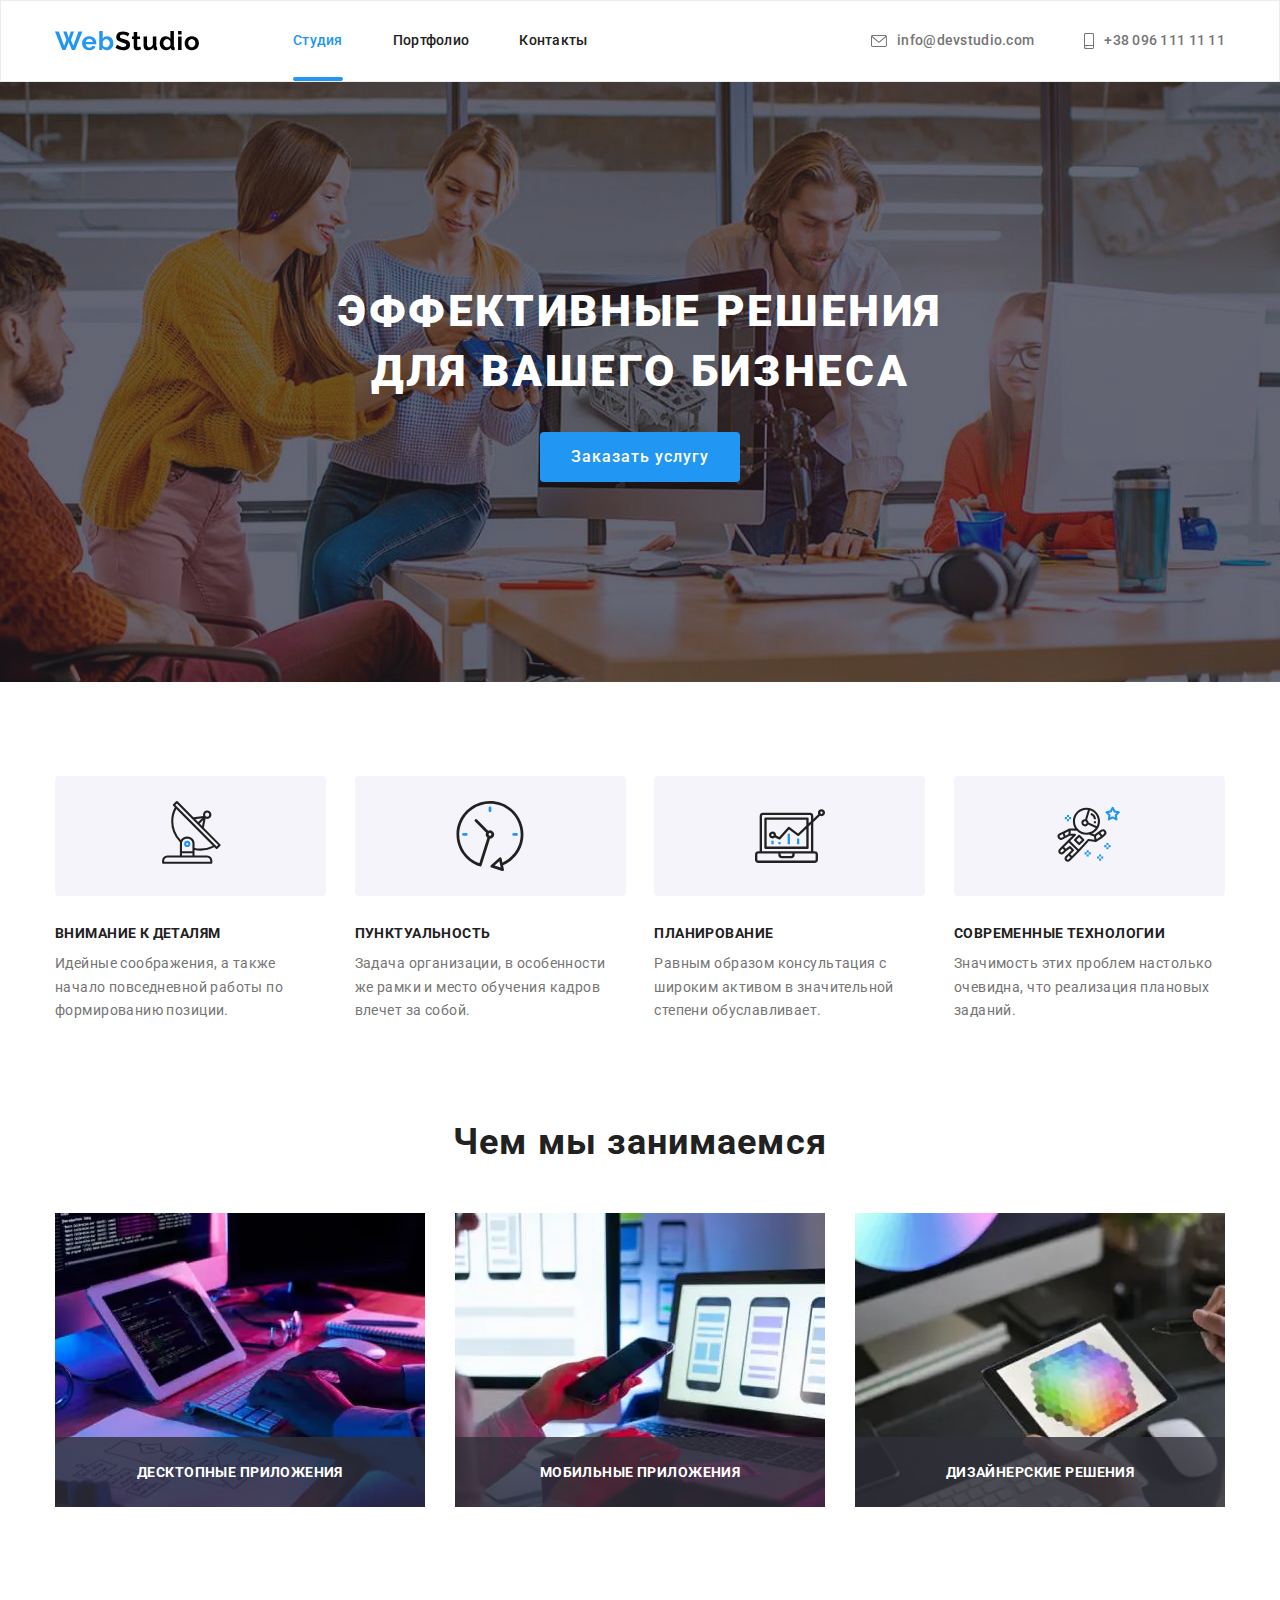
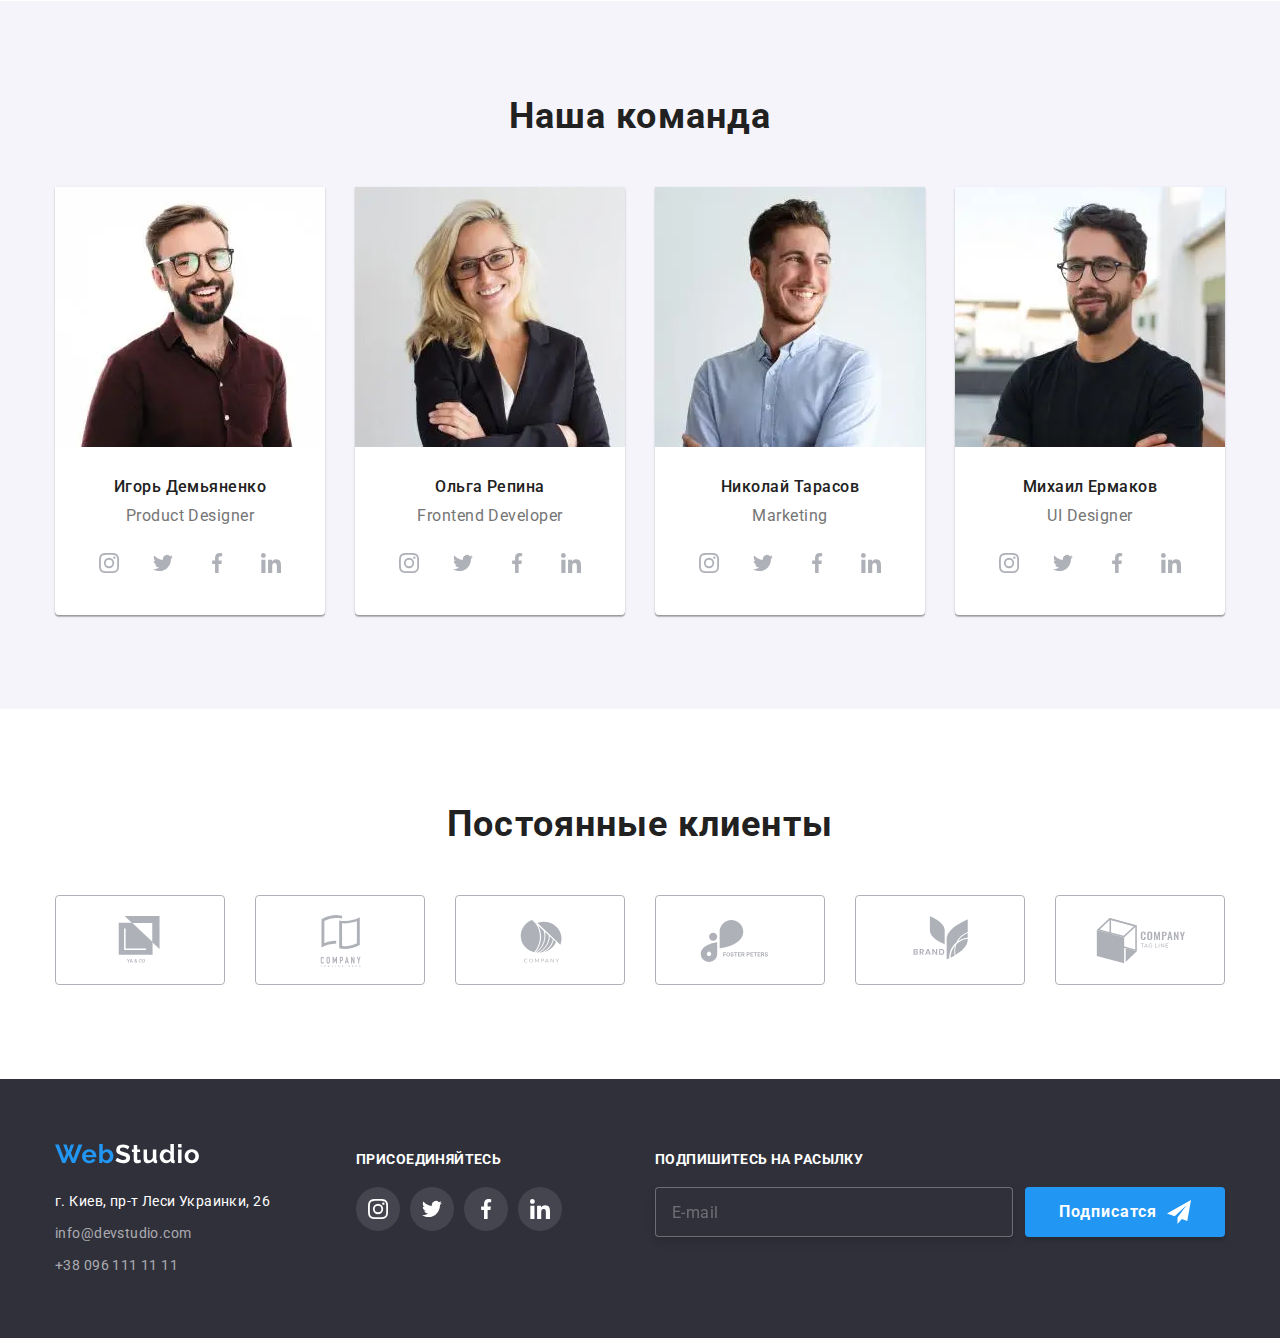
<file: index.html>
<!DOCTYPE html>
<html lang="ru">
<head>
    <meta charset="UTF-8">
    <meta name="viewport" content="width=device-width, initial-scale=1.0">
    <link rel="stylesheet" href="./css/modern-normalize.css">
    <link rel="stylesheet" href="./css/main.min.css">
    <link rel="preconnect" href="https://fonts.gstatic.com">
    <link rel="stylesheet" href="https://fonts.googleapis.com/css2?family=Roboto:ital,wght@0,100;0,300;0,400;0,500;0,700;0,900;1,100;1,300;1,400;1,500;1,700;1,900&display=swap">
    <title>Студия</title>
</head>
<body>
    <!--Шапка сайта-->
    <header class="header-site">
        <div class="container">
            <nav class="header-nav">
                <!--Логотип ссылка-->
                <a href="./index.html"><img src="./images/logo1.svg" alt="WebStudio"></a>
                <!--Ссылки по сайту-->
                <button type="button" class="menu-button" aria-expanded="false" aria-controls="menu-container" data-menu-button>
                    <svg width="40px" height="40px" aria-label="Переключатель мобильного меню">
                        <use class="icon-menu" href="./images/icon.svg#icon-menu"></use>
                        <use class="icon-close-menu" href="./images/icon.svg#icon-close-menu"></use>
                    </svg>
                </button>
                <div class="menu-container" id="menu-container" data-menu>
                    <div class="header-navigation">
                        <!--Ссылки по сайту-->
                        <ul class="header-links-pages"> 
                            <li><a class="site-page-current" href="./index.html">
                                    <p>студия</p>
                                </a></li>
                            <li><a href="./portfolio.html">
                                    <p>портфолио</p>
                                </a></li>
                            <li><a href="#">
                                    <p>контакты</p>
                                </a></li>
                        </ul>
                    </div>
                    <!--Ссылки позвонить и отправить почту-->
                    <ul class="header-links-contacts">
                        <li>
                            <a class="envelope" href="mailto:info@devstudio.com">
                                <svg>
                                    <use href="./images/icon.svg#icon-envelope"></use>
                                </svg>
                                info@devstudio.com
                            </a>
                        </li>
                        <li>
                            <a class="smartphone" href="tel:+380961111111">
                                <svg>
                                    <use href="./images/icon.svg#icon-smartphone"></use>
                                </svg>
                                +38 096 111 11 11
                            </a>
                        </li>
                    </ul>
                </div>                
            </nav>           
        </div>
    </header>
    <!--Тело основной страници-->
    <main>
            <!--Заглавная секция-->
        <section class="hero">
           <div class="container">
                <h1>эффективные решения для вашего бизнеса</h1>
                <button data-modal-open><span>заказать </span><span> услугу</span></button>
           </div>
        </section>
        <!--Секция особенности-->
        <section class="features">
            <div class="container">
                <!--<h2></h2>-->
                <ul>
                    <li class="icon-first">
                        <div>
                            <svg>
                                <use href="./images/icon.svg#icon-antenna"></use>
                            </svg>
                        </div>
                        <h3>внимание к деталям</h3>
                        <p>идейные соображения, а также начало повседневной работы по формированию позиции.</p>
                    </li>
                    <li class="icon-second">
                        <div>
                            <svg>
                                <use href="./images/icon.svg#icon-clock"></use>
                            </svg>
                        </div>
                        <h3>пунктуальность</h3>
                        <p>задача организации, в особенности же рамки и место обучения кадров влечет за собой.</p>
                    </li>
                    <li class="icon-third">
                        <div>
                            <svg>
                                <use href="./images/icon.svg#icon-diagram"></use>
                            </svg>
                        </div>
                        <h3>планирование</h3>
                        <p>равным образом консультация с широким активом в значительной степени обуславливает.</p>
                    </li>
                    <li class="icon-fourth">
                        <div>
                            <svg>
                                <use href="./images/icon.svg#icon-astronaut"></use>
                            </svg>
                        </div>
                        <h3>современные технологии</h3>
                        <p>значимость этих проблем настолько очевидна, что реализация плановых заданий.</p>
                    </li>
                </ul>
            </div>
        </section>
        <!--Секция чем занимается компания-->
        <section class="work-profile">
            <div class="container">
                <h2>чем мы занимаемся</h2>
                <ul class="work-profile-items">
                    <li>
                        <picture>                            
                            <source srcset="./images/img_work_1.webp 1x, ./images/img_work_1@x2.webp 2x" type="image/webp"/>
                            <img srcset="./images/img_work_1.jpg 1x, ./images/img_work_1@x2.jpg 2x" src="./images/img_work_1.jpg" alt="Разработака">
                        </picture>                        
                        <p class="work-profile-text">десктопные приложения</p>
                    </li>
                    <li>
                        <picture>
                            <source srcset="./images/img_work_2.webp 1x, ./images/img_work_2@x2.webp 2x" type="image/webp" />
                            <img srcset="./images/img_work_2.jpg 1x, ./images/img_work_2@x2.jpg 2x" src="./images/img_work_1.jpg"
                                alt="Дизайн">
                        </picture>
                        <p class="work-profile-text">мобильные приложения</p>
                    </li>
                    <li>
                        <picture>
                            <source srcset="./images/img_work_3.webp 1x, ./images/img_work_3@x2.webp 2x" type="image/webp" />
                            <img srcset="./images/img_work_3.jpg 1x, ./images/img_work_3@x2.jpg 2x" src="./images/img_work_1.jpg" alt="Стиль">
                        </picture>
                        <p class="work-profile-text">дизайнерские решения</p>
                    </li>
                </ul>
            </div>
        </section>
        <!--Секция наша команда-->
        <section class="our-team">
            <div class="container">
                <h2>наша команда</h2>
                <ul class="cards">
                    <li>
                        <picture>
                            <source srcset="./images/img_worker_1_m.webp 1x, ./images/img_worker_1_m@x2.webp 2x" media="(max-width:767px)" type="image/webp"/>
                            <source srcset="./images/img_worker_1_m.jpg 1x, ./images/img_worker_1_m@x2.jpg 2x" media="(max-width:767px)"/>
                            <source srcset="./images/img_worker_1_t.webp 1x, ./images/img_worker_1_t@x2.webp 2x" media="(max-width:1199px)" type="image/webp"/>
                            <source srcset="./images/img_worker_1_t.jpg 1x, ./images/img_worker_1_t@x2.jpg 2x" media="(max-width:1199px)"/>
                            <source srcset="./images/img_worker_1_d.webp 1x, ./images/img_worker_1_d@x2.webp 2x" media="(min-width:1200px)" type="image/webp"/>
                            <source srcset="./images/img_worker_1_d.jpg 1x, ./images/img_worker_1_d@x2.jpg 2x" media="(min-width:1200px)"/>
                             <img  src="./images/img_worker_1_m.jpg" 
                        alt="Фото сотрудника">
                        </picture>
                        <h3>игорь демьяненко</h3>
                        <h4 lang="en">product designer</h4>
                        <ul class="our-team-contacts">
                            <li>
                                <a href="#">
                                    <svg>
                                        <use href="./images/icon.svg#icon-instagram"></use>
                                    </svg>
                                </a>
                            </li>
                            <li>
                                <a href="#">
                                    <svg>
                                        <use href="./images/icon.svg#icon-twitter"></use>
                                    </svg>
                                </a>
                            </li>
                            <li>
                                <a href="#">
                                    <svg>
                                        <use href="./images/icon.svg#icon-facebook"></use>
                                    </svg>
                                </a>
                            </li>
                            <li>
                                <a href="#">
                                    <svg>
                                        <use href="./images/icon.svg#icon-linkedin"></use>
                                    </svg>
                                </a>
                            </li>
                        </ul>
                    </li>
                    <li>
                        <picture>
                            <source srcset="./images/img_worker_2_m.webp 1x, ./images/img_worker_2_m@x2.webp 2x" media="(max-width:767px)"
                                type="image/webp" />
                            <source srcset="./images/img_worker_2_m.jpg 1x, ./images/img_worker_2_m@x2.jpg 2x" media="(max-width:767px)" />
                            <source srcset="./images/img_worker_2_t.webp 1x, ./images/img_worker_2_t@x2.webp 2x" media="(max-width:1199px)"
                                type="image/webp" />
                            <source srcset="./images/img_worker_2_t.jpg 1x, ./images/img_worker_2_t@x2.jpg 2x" media="(max-width:1199px)" />
                            <source srcset="./images/img_worker_2_d.webp 1x, ./images/img_worker_2_d@x2.webp 2x" media="(min-width:1200px)"
                                type="image/webp" />
                            <source srcset="./images/img_worker_2_d.jpg 1x, ./images/img_worker_2_d@x2.jpg 2x" media="(min-width:1200px)" />
                            <img src="./images/img_worker_2_m.jpg" alt="Фото сотрудника">
                        </picture>
                        <h3>ольга репина</h3>
                        <h4 lang="en">frontend developer</h4>
                        <ul class="our-team-contacts">
                            <li>
                                <a href="#">
                                    <svg>
                                        <use href="./images/icon.svg#icon-instagram"></use>
                                    </svg>
                                </a>
                            </li>
                            <li>
                                <a href="#">
                                    <svg>
                                        <use href="./images/icon.svg#icon-twitter"></use>
                                    </svg>
                                </a>
                            </li>
                            <li>
                                <a href="#">
                                    <svg>
                                        <use href="./images/icon.svg#icon-facebook"></use>
                                    </svg>
                                </a>
                            </li>
                            <li>
                                <a href="#">
                                    <svg>
                                        <use href="./images/icon.svg#icon-linkedin"></use>
                                    </svg>
                                </a>
                            </li>
                        </ul>
                    </li>
                    <li>
                        <picture>
                            <source srcset="./images/img_worker_3_m.webp 1x, ./images/img_worker_3_m@x2.webp 2x" media="(max-width:767px)"
                                type="image/webp" />
                            <source srcset="./images/img_worker_3_m.jpg 1x, ./images/img_worker_3_m@x2.jpg 2x" media="(max-width:767px)" />
                            <source srcset="./images/img_worker_3_t.webp 1x, ./images/img_worker_3_t@x2.webp 2x" media="(max-width:1199px)"
                                type="image/webp" />
                            <source srcset="./images/img_worker_3_t.jpg 1x, ./images/img_worker_3_t@x2.jpg 2x" media="(max-width:1199px)" />
                            <source srcset="./images/img_worker_3_d.webp 1x, ./images/img_worker_3_d@x2.webp 2x" media="(min-width:1200px)"
                                type="image/webp" />
                            <source srcset="./images/img_worker_3_d.jpg 1x, ./images/img_worker_3_d@x2.jpg 2x" media="(min-width:1200px)" />
                            <img src="./images/img_worker_3_m.jpg" alt="Фото сотрудника">
                        </picture>
                        <h3>николай тарасов</h3>
                        <h4 lang="en">marketing</h4>
                        <ul class="our-team-contacts">
                            <li>
                                <a href="#">
                                    <svg>
                                        <use href="./images/icon.svg#icon-instagram"></use>
                                    </svg>
                                </a>
                            </li>
                            <li>
                                <a href="#">
                                    <svg>
                                        <use href="./images/icon.svg#icon-twitter"></use>
                                    </svg>
                                </a>
                            </li>
                            <li>
                                <a href="#">
                                    <svg>
                                        <use href="./images/icon.svg#icon-facebook"></use>
                                    </svg>
                                </a>
                            </li>
                            <li>
                                <a href="#">
                                    <svg>
                                        <use href="./images/icon.svg#icon-linkedin"></use>
                                    </svg>
                                </a>
                            </li>
                        </ul>
                    </li>
                    <li>
                        <picture>
                            <source srcset="./images/img_worker_4_m.webp 1x, ./images/img_worker_4_m@x2.webp 2x" media="(max-width:767px)"
                                type="image/webp" />
                            <source srcset="./images/img_worker_4_m.jpg 1x, ./images/img_worker_4_m@x2.jpg 2x" media="(max-width:767px)" />
                            <source srcset="./images/img_worker_4_t.webp 1x, ./images/img_worker_4_t@x2.webp 2x" media="(max-width:1199px)"
                                type="image/webp" />
                            <source srcset="./images/img_worker_4_t.jpg 1x, ./images/img_worker_4_t@x2.jpg 2x" media="(max-width:1199px)" />
                            <source srcset="./images/img_worker_4_d.webp 1x, ./images/img_worker_4_d@x2.webp 2x" media="(min-width:1200px)"
                                type="image/webp" />
                            <source srcset="./images/img_worker_4_d.jpg 1x, ./images/img_worker_4_d@x2.jpg 2x" media="(min-width:1200px)" />
                            <img src="./images/img_worker_4_m.jpg" alt="Фото сотрудника">
                        </picture>
                        <h3>михаил ермаков</h3>
                        <h4 lang="en"><span>ui</span> designer</h4>
                        <ul class="our-team-contacts">
                            <li>
                                <a href="#">
                                    <svg>
                                        <use href="./images/icon.svg#icon-instagram"></use>
                                    </svg>
                                </a>
                            </li>
                            <li>
                                <a href="#">
                                    <svg>
                                        <use href="./images/icon.svg#icon-twitter"></use>
                                    </svg>
                                </a>
                            </li>
                            <li>
                                <a href="#">
                                    <svg>
                                        <use href="./images/icon.svg#icon-facebook"></use>
                                    </svg>
                                </a>
                            </li>
                            <li>
                                <a href="#">
                                    <svg>
                                        <use href="./images/icon.svg#icon-linkedin"></use>
                                    </svg>
                                </a>
                            </li>
                        </ul>
                    </li>
                </ul>
            </div>
        </section>
        <!--Секция постоянные клиенты-->
        <section class="constant-client">
            <div class="container">
                <h2>Постоянные клиенты</h2>
                <ul>
                    <li>
                        <a href="#">
                            <svg>
                                <use href="./images/icon.svg#icon-client1"></use>
                            </svg>
                        </a>
                    </li>
                    <li>
                        <a href="#">
                            <svg>
                                <use href="./images/icon.svg#icon-client2"></use>
                            </svg>
                        </a>
                    </li>
                    <li>
                        <a href="#">
                            <svg>
                                <use href="./images/icon.svg#icon-client3"></use>
                            </svg>
                        </a>
                    </li>
                    <li>
                        <a href="#">
                            <svg>
                                <use href="./images/icon.svg#icon-client4"></use>
                            </svg>
                        </a>
                    </li>
                    <li>
                        <a href="#">
                            <svg>
                                <use href="./images/icon.svg#icon-client5"></use>
                            </svg>
                        </a>
                    </li>
                    <li>
                        <a href="#">
                            <svg>
                                <use href="./images/icon.svg#icon-client6"></use>
                            </svg>
                        </a>
                    </li>
                </ul>
            </div>
        </section>
    </main>
    <!--Подвал-->
    <footer class="footer-site">
        <div class="container">
            <!--Ссылка логотип-->
            <div class="address">
                <a href="./index.html">
                    <img src="./images/logo2.svg" alt="WebStudio">
                </a>
                <!--Адрес компании-->
                <address>
                    <ul class="address-company">
                        <li><a href="#"><span>г. Киев, пр-т Леси Украинки, 26</span></a></li>
                        <li><a href="mailto:info@devstudio.com"><span>info@devstudio.com</span></a></li>
                        <li><a href="tel:+380961111111"><span>+38 096 111 11 11</span></a></li>
                    </ul>
                </address>
            </div>
            <div class="join">
                <!--<h2></h2>-->
                <h3>присоединяйтесь</h3>
                <ul class="address-company-public">
                    <li>
                        <a href="#">
                            <svg>
                                <use href="./images/icon.svg#icon-instagram"></use>
                            </svg>
                        </a>
                    </li>
                    <li>
                        <a href="#">
                            <svg>
                                <use href="./images/icon.svg#icon-twitter"></use>
                            </svg>
                        </a>
                    </li>
                    <li>
                        <a href="#">
                            <svg>
                                <use href="./images/icon.svg#icon-facebook"></use>
                            </svg>
                        </a>
                    </li>
                    <li>
                        <a href="#">
                            <svg>
                                <use href="./images/icon.svg#icon-linkedin"></use>
                            </svg>
                        </a>
                    </li>
                </ul>
            </div>
            <div class="mailing">
                <h3>подпишитесь на расылку</h3>
                <form>
                    <input type="email" name="mail" id="mail" placeholder="E-mail">
                    <button type="submit">
                        подписатся
                        <svg>
                            <use href="./images/icon.svg#icon-send"></use>
                        </svg>
                    </button>
                </form>
            </div>
        </div>
    </footer>
    <div class="backdrop is-hidden" data-modal>
      <div class="modal">
          <button class="close-button" data-modal-close>
            <svg>
                <use href="./images/icon.svg#icon-close"></use>
            </svg>
          </button>
          <h2>Оставьте свои данные, мы вам перезвоним</h2>
          <form>
              <ul class="form-data">
                  <li>
                      <label for="name">имя</label>
                      <input type="text" name="name" id="name">
                      <svg>
                        <use href="./images/icon.svg#icon-person"></use>
                      </svg>
                  </li>
                  <li>
                    <label for="telephone">телефон</label>
                    <input type="tel" name="telephone" id="telephone">
                    <svg>
                        <use href="./images/icon.svg#icon-phone"></use>
                    </svg>
                  </li>
                  <li>
                    <label for="e-mail">почта</label>
                    <input type="email" name="e-mail" id="e-mail">
                    <svg>
                        <use href="./images/icon.svg#icon-email"></use>
                    </svg>
                  </li>
                  <li>
                    <label for="comment">коментарий</label>
                    <textarea name="comment" id="comment" placeholder="Введите текст"></textarea>
                  </li>
              </ul>
              <label  class="accord">
                  <input type="checkbox" name="consent" value="confirm">
                  <svg>
                      <use href="./images/icon.svg#icon-check"></use>
                  </svg>
                  <span>Соглашаюсь с рассылкой и принимаю</span>
                  <a href="#">Условия договора</a>
                </label>
              <button class="modal-submit" type="submit">отправить</button>
          </form>
      </div>
    </div>
    <script src="./js/menu.js"></script>
    <script src="./js/modal.js"></script>
   </body>
</html>
</file>
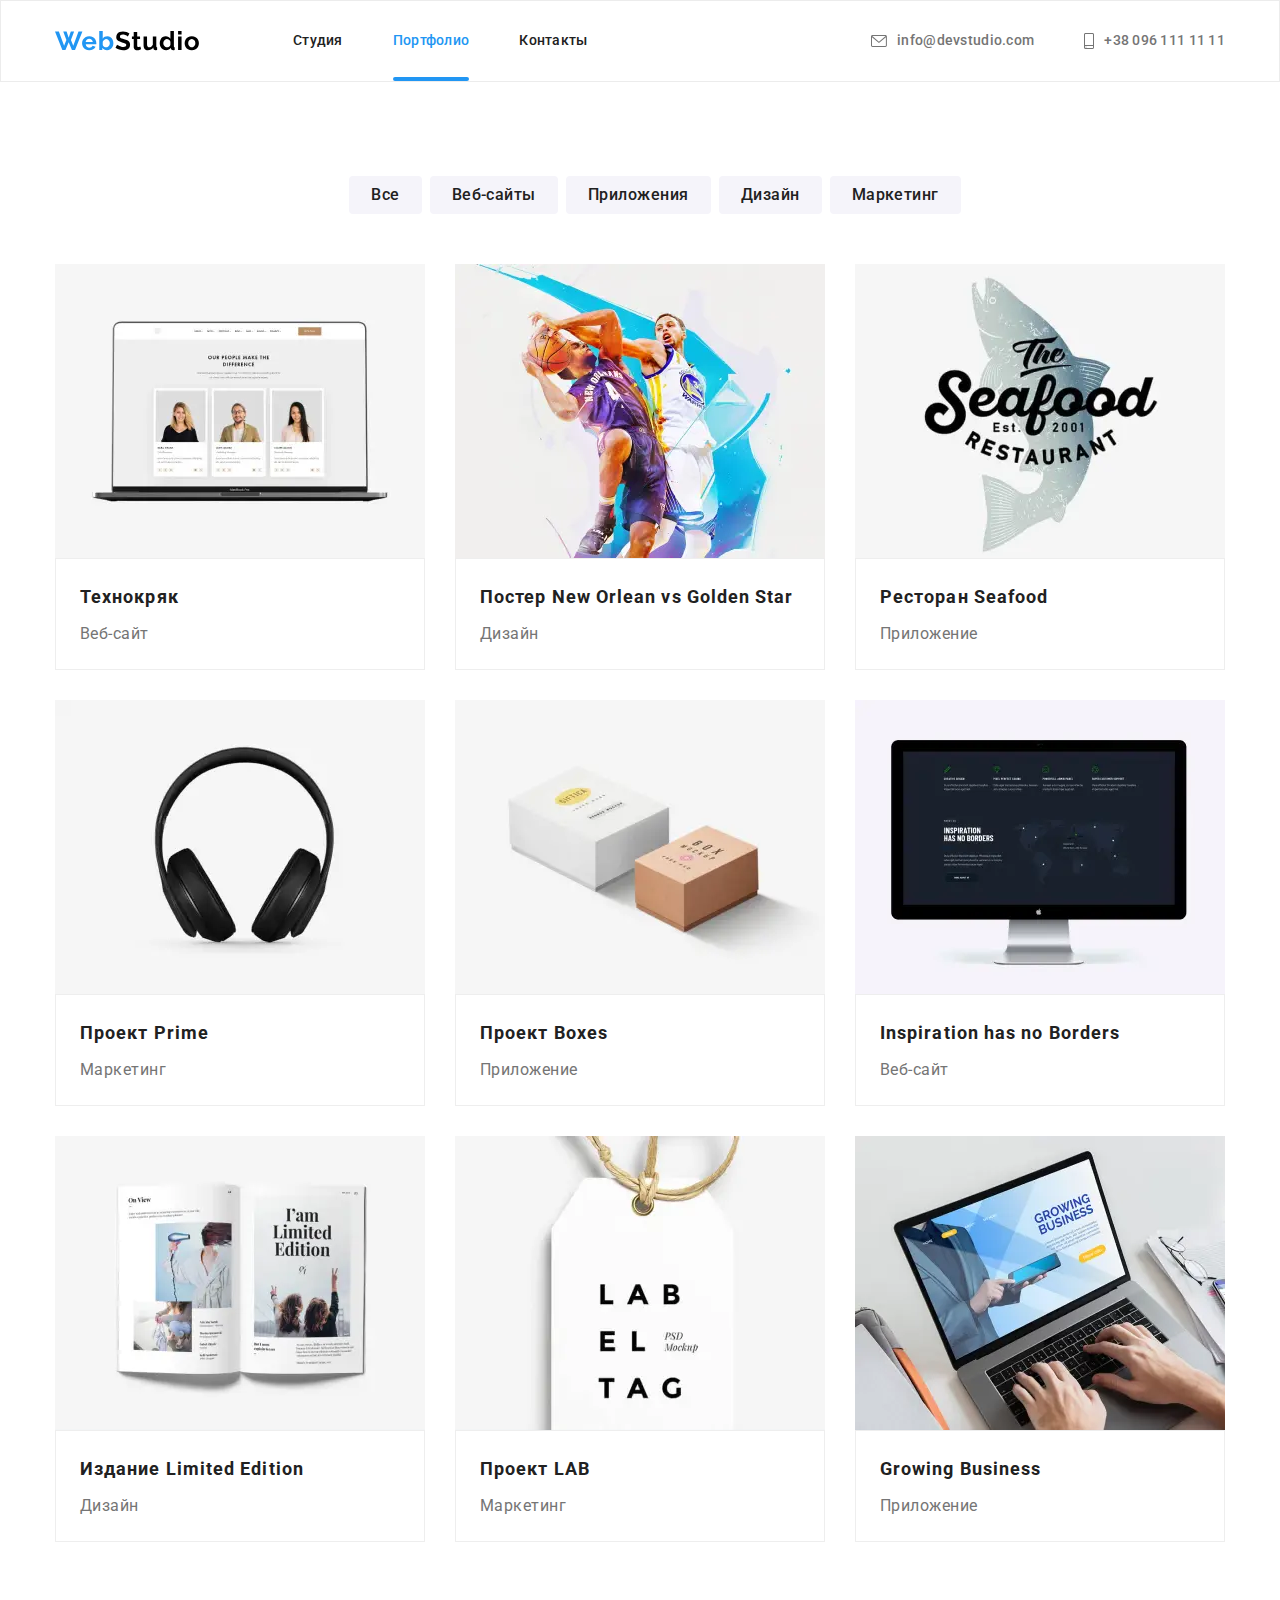
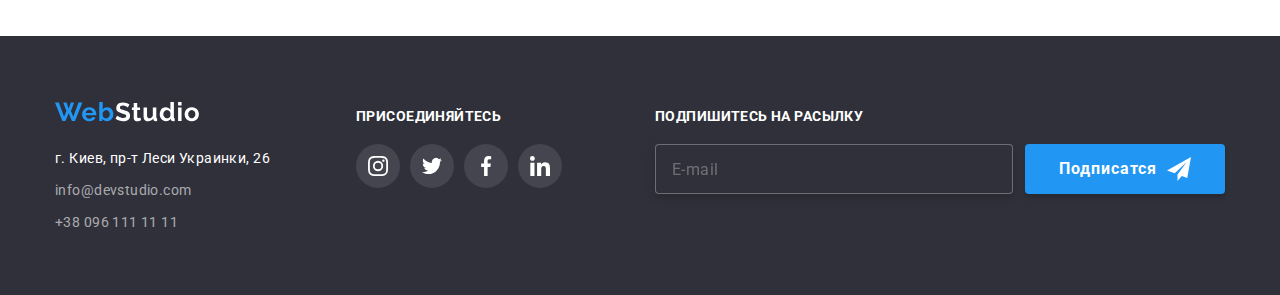
<file: portfolio.html>
<!DOCTYPE html>
<html lang="ru">
<head>
    <meta charset="UTF-8">
    <meta name="viewport" content="width=device-width, initial-scale=1.0">
    <link rel="stylesheet" href="./css/modern-normalize.css">
    <link rel="stylesheet" href="./css/main.min.css">
    <link rel="preconnect" href="https://fonts.gstatic.com">
    <link rel="stylesheet" href="https://fonts.googleapis.com/css2?family=Roboto:ital,wght@0,100;0,300;0,400;0,500;0,700;0,900;1,100;1,300;1,400;1,500;1,700;1,900&display=swap">
    <title>Портфолио</title>
</head>
<body>
    <!--Шапка сайта-->
    <header class="header-site">
        <div class="container">
            <nav class="header-nav">
                <!--Логотип ссылка-->
                <a href="./index.html"><img src="./images/logo1.svg" alt="WebStudio"></a>
                <!--Ссылки по сайту-->
                <button type="button" class="menu-button" aria-expanded="false" aria-controls="menu-container"
                    data-menu-button>
                    <svg width="40px" height="40px" aria-label="Переключатель мобильного меню">
                        <use class="icon-menu" href="./images/icon.svg#icon-menu"></use>
                        <use class="icon-close-menu" href="./images/icon.svg#icon-close-menu"></use>
                    </svg>
                </button>
                <div class="menu-container" id="menu-container" data-menu>
                    <div class="header-navigation">
                        <!--Ссылки по сайту-->
                        <ul class="header-links-pages">
                            <li><a href="./index.html">
                                    <p>студия</p>
                                </a></li>
                            <li><a class="site-page-current" href="./portfolio.html">
                                    <p>портфолио</p>
                                </a></li>
                            <li><a href="#">
                                    <p>контакты</p>
                                </a></li>
                        </ul>
                    </div>
                    <!--Ссылки позвонить и отправить почту-->
                    <ul class="header-links-contacts">
                        <li>
                            <a class="envelope" href="mailto:info@devstudio.com">
                                <svg>
                                    <use href="./images/icon.svg#icon-envelope"></use>
                                </svg>
                                info@devstudio.com
                            </a>
                        </li>
                        <li>
                            <a class="smartphone" href="tel:+380961111111">
                                <svg>
                                    <use href="./images/icon.svg#icon-smartphone"></use>
                                </svg>
                                +38 096 111 11 11
                            </a>
                        </li>
                    </ul>
                </div>
            </nav>
        </div>
    </header>
    <!--Тело основной страници-->
    <main class="main-portfolio">
        <!--<h2></h2>-->
        <section>
           <div class="container">
                <ul class="portfolio-filters">
                    <li><button><span>все</span></button></li>
                    <li><button><span>веб-</span>сайты</button></li>
                    <li><button><span>приложения</span></button></li>
                    <li><button><span>дизайн</span></button></li>
                    <li><button><span>маркетинг</span></button></li>
                </ul>
           </div>
        </section>
        <section>
            <div class="container">
                <ul class="portfolio">
                    <li class="portfolio-item">
                        <a href="#">
                            <div>
                                <picture>
                                    <source srcset="./images/img-portfolio_1_m.webp 1x, ./images/img-portfolio_1_m@x2.webp 2x" media="(max-width:767px)"
                                        type="image/webp" />
                                    <source srcset="./images/img-portfolio_1_m.jpg 1x, ./images/img-portfolio_1_m@x2.jpg 2x" media="(max-width:767px)" />
                                    <source srcset="./images/img-portfolio_1_t.webp 1x, ./images/img-portfolio_1_t@x2.webp 2x" media="(max-width:1199px)"
                                        type="image/webp" />
                                    <source srcset="./images/img-portfolio_1_t.jpg 1x, ./images/img-portfolio_1_t@x2.jpg 2x" media="(max-width:1199px)" />
                                    <source srcset="./images/img-portfolio_1_d.webp 1x, ./images/img-portfolio_1_d@x2.webp 2x" media="(min-width:1200px)"
                                        type="image/webp" />
                                    <source srcset="./images/img-portfolio_1_d.jpg 1x, ./images/img-portfolio_1_d@x2.jpg 2x" media="(min-width:1200px)" />
                                    <img src="./images/img-portfolio_1_m.jpg" alt="Фото портфолио 1">
                                </picture>
                                <p class="portfolio-item-overlay">Технокряк это современная площадка распространения коронавируса. Компании используют эту платформу для цифрового
                                    шпионажа и атак на защищённые сервера конкурентов.</p>
                            </div>
                            <div class="portfolio-item-name">
                                <h3>технокряк</h3>
                                <h4>веб-сайт</h4>
                            </div>
                        </a>
                    </li>
                    <li class="portfolio-item">
                        <a href="#">
                            <div>
                                <picture>
                                    <source srcset="./images/img-portfolio_2_m.webp 1x, ./images/img-portfolio_2_m@x2.webp 2x" media="(max-width:767px)"
                                        type="image/webp" />
                                    <source srcset="./images/img-portfolio_2_m.jpg 1x, ./images/img-portfolio_2_m@x2.jpg 2x" media="(max-width:767px)" />
                                    <source srcset="./images/img-portfolio_2_t.webp 1x, ./images/img-portfolio_2_t@x2.webp 2x" media="(max-width:1199px)"
                                        type="image/webp" />
                                    <source srcset="./images/img-portfolio_2_t.jpg 1x, ./images/img-portfolio_2_t@x2.jpg 2x" media="(max-width:1199px)" />
                                    <source srcset="./images/img-portfolio_2_d.webp 1x, ./images/img-portfolio_2_d@x2.webp 2x" media="(min-width:1200px)"
                                        type="image/webp" />
                                    <source srcset="./images/img-portfolio_2_d.jpg 1x, ./images/img-portfolio_2_d@x2.jpg 2x" media="(min-width:1200px)" />
                                    <img src="./images/img-portfolio_2_m.jpg" alt="Фото портфолио 2">
                                </picture>
                                <p class="portfolio-item-overlay">Технокряк это современная площадка распространения коронавируса. Компании используют эту платформу для цифрового
                                шпионажа и атак на защищённые сервера конкурентов.</p>
                            </div>
                            <div class="portfolio-item-name">
                                <h3>постер new orlean <span>vs</span> golden star</h3>
                                <h4>дизайн</h4>
                            </div>
                        </a>
                    </li>
                    <li class="portfolio-item">
                        <a href="#">
                            <div>
                                <picture>
                                    <source srcset="./images/img-portfolio_3_m.webp 1x, ./images/img-portfolio_3_m@x2.webp 2x" media="(max-width:767px)"
                                        type="image/webp" />
                                    <source srcset="./images/img-portfolio_3_m.jpg 1x, ./images/img-portfolio_3_m@x2.jpg 2x" media="(max-width:767px)" />
                                    <source srcset="./images/img-portfolio_3_t.webp 1x, ./images/img-portfolio_3_t@x2.webp 2x" media="(max-width:1199px)"
                                        type="image/webp" />
                                    <source srcset="./images/img-portfolio_3_t.jpg 1x, ./images/img-portfolio_3_t@x2.jpg 2x" media="(max-width:1199px)" />
                                    <source srcset="./images/img-portfolio_3_d.webp 1x, ./images/img-portfolio_3_d@x2.webp 2x" media="(min-width:1200px)"
                                        type="image/webp" />
                                    <source srcset="./images/img-portfolio_3_d.jpg 1x, ./images/img-portfolio_3_d@x2.jpg 2x" media="(min-width:1200px)" />
                                    <img src="./images/img-portfolio_3_m.jpg" alt="Фото портфолио 3">
                                </picture>
                                <p class="portfolio-item-overlay">Технокряк это современная площадка распространения коронавируса. Компании используют эту
                                    платформу для цифрового
                                    шпионажа и атак на защищённые сервера конкурентов.</p>
                            </div>
                            <div class="portfolio-item-name">
                                <h3>ресторан seafood</h3>
                                <h4>приложение</h4>
                            </div>
                        </a>
                    </li>
                    <li class="portfolio-item">
                        <a href="#">
                            <div>
                                <picture>
                                    <source srcset="./images/img-portfolio_4_m.webp 1x, ./images/img-portfolio_4_m@x2.webp 2x" media="(max-width:767px)"
                                        type="image/webp" />
                                    <source srcset="./images/img-portfolio_4_m.jpg 1x, ./images/img-portfolio_4_m@x2.jpg 2x" media="(max-width:767px)" />
                                    <source srcset="./images/img-portfolio_4_t.webp 1x, ./images/img-portfolio_4_t@x2.webp 2x" media="(max-width:1199px)"
                                        type="image/webp" />
                                    <source srcset="./images/img-portfolio_4_t.jpg 1x, ./images/img-portfolio_4_t@x2.jpg 2x" media="(max-width:1199px)" />
                                    <source srcset="./images/img-portfolio_4_d.webp 1x, ./images/img-portfolio_4_d@x2.webp 2x" media="(min-width:1200px)"
                                        type="image/webp" />
                                    <source srcset="./images/img-portfolio_4_d.jpg 1x, ./images/img-portfolio_4_d@x2.jpg 2x" media="(min-width:1200px)" />
                                    <img src="./images/img-portfolio_4_m.jpg" alt="Фото портфолио 4">
                                </picture>
                                <p class="portfolio-item-overlay">Технокряк это современная площадка распространения коронавируса. Компании используют эту
                                    платформу для цифрового
                                    шпионажа и атак на защищённые сервера конкурентов.</p>
                            </div>
                            <div class="portfolio-item-name">
                                <h3>проект prime</h3>
                                <h4>маркетинг</h4>
                            </div>
                        </a>
                    </li>
                    <li class="portfolio-item">
                        <a href="#">
                            <div>
                                <picture>
                                    <source srcset="./images/img-portfolio_5_m.webp 1x, ./images/img-portfolio_5_m@x2.webp 2x" media="(max-width:767px)"
                                        type="image/webp" />
                                    <source srcset="./images/img-portfolio_5_m.jpg 1x, ./images/img-portfolio_5_m@x2.jpg 2x" media="(max-width:767px)" />
                                    <source srcset="./images/img-portfolio_5_t.webp 1x, ./images/img-portfolio_5_t@x2.webp 2x" media="(max-width:1199px)"
                                        type="image/webp" />
                                    <source srcset="./images/img-portfolio_5_t.jpg 1x, ./images/img-portfolio_5_t@x2.jpg 2x" media="(max-width:1199px)" />
                                    <source srcset="./images/img-portfolio_5_d.webp 1x, ./images/img-portfolio_5_d@x2.webp 2x" media="(min-width:1200px)"
                                        type="image/webp" />
                                    <source srcset="./images/img-portfolio_5_d.jpg 1x, ./images/img-portfolio_5_d@x2.jpg 2x" media="(min-width:1200px)" />
                                    <img src="./images/img-portfolio_5_m.jpg" alt="Фото портфолио 5">
                                </picture>
                                <p class="portfolio-item-overlay">Технокряк это современная площадка распространения коронавируса. Компании используют эту
                                    платформу для цифрового
                                    шпионажа и атак на защищённые сервера конкурентов.</p>
                            </div>
                            <div class="portfolio-item-name">
                                <h3>проект boxes</h3>
                                <h4>приложение</h4>
                            </div>
                        </a>
                    </li>
                    <li class="portfolio-item">
                        <a href="#">
                            <div>
                                <picture>
                                    <source srcset="./images/img-portfolio_6_m.webp 1x, ./images/img-portfolio_6_m@x2.webp 2x" media="(max-width:767px)"
                                        type="image/webp" />
                                    <source srcset="./images/img-portfolio_6_m.jpg 1x, ./images/img-portfolio_6_m@x2.jpg 2x" media="(max-width:767px)" />
                                    <source srcset="./images/img-portfolio_6_t.webp 1x, ./images/img-portfolio_6_t@x2.webp 2x" media="(max-width:1199px)"
                                        type="image/webp" />
                                    <source srcset="./images/img-portfolio_6_t.jpg 1x, ./images/img-portfolio_6_t@x2.jpg 2x" media="(max-width:1199px)" />
                                    <source srcset="./images/img-portfolio_6_d.webp 1x, ./images/img-portfolio_6_d@x2.webp 2x" media="(min-width:1200px)"
                                        type="image/webp" />
                                    <source srcset="./images/img-portfolio_6_d.jpg 1x, ./images/img-portfolio_6_d@x2.jpg 2x" media="(min-width:1200px)" />
                                    <img src="./images/img-portfolio_6_m.jpg" alt="Фото портфолио 6">
                                </picture>
                                <p class="portfolio-item-overlay">Технокряк это современная площадка распространения коронавируса. Компании используют эту
                                    платформу для цифрового
                                    шпионажа и атак на защищённые сервера конкурентов.</p>
                            </div>
                            <div class="portfolio-item-name">
                                <h3>inspiration <span>has no</span> borders</h3>
                                <h4>веб-сайт</h4>
                            </div>
                        </a>
                    </li>
                    <li class="portfolio-item">
                        <a href="#">
                            <div>
                                <picture>
                                    <source srcset="./images/img-portfolio_7_m.webp 1x, ./images/img-portfolio_7_m@x2.webp 2x" media="(max-width:767px)"
                                        type="image/webp" />
                                    <source srcset="./images/img-portfolio_7_m.jpg 1x, ./images/img-portfolio_7_m@x2.jpg 2x" media="(max-width:767px)" />
                                    <source srcset="./images/img-portfolio_7_t.webp 1x, ./images/img-portfolio_7_t@x2.webp 2x" media="(max-width:1199px)"
                                        type="image/webp" />
                                    <source srcset="./images/img-portfolio_7_t.jpg 1x, ./images/img-portfolio_7_t@x2.jpg 2x" media="(max-width:1199px)" />
                                    <source srcset="./images/img-portfolio_7_d.webp 1x, ./images/img-portfolio_7_d@x2.webp 2x" media="(min-width:1200px)"
                                        type="image/webp" />
                                    <source srcset="./images/img-portfolio_7_d.jpg 1x, ./images/img-portfolio_7_d@x2.jpg 2x" media="(min-width:1200px)" />
                                    <img src="./images/img-portfolio_7_m.jpg" alt="Фото портфолио 7">
                                </picture>
                                <p class="portfolio-item-overlay">Технокряк это современная площадка распространения коронавируса. Компании используют эту
                                    платформу для цифрового
                                    шпионажа и атак на защищённые сервера конкурентов.</p>
                            </div>
                            <div class="portfolio-item-name">
                                <h3>издание limited edition</h3>
                                <h4>дизайн</h4>
                            </div>
                        </a>
                    </li>
                    <li class="portfolio-item">
                        <a href="#">
                            <div>
                                <picture>
                                    <source srcset="./images/img-portfolio_8_m.webp 1x, ./images/img-portfolio_8_m@x2.webp 2x" media="(max-width:767px)"
                                        type="image/webp" />
                                    <source srcset="./images/img-portfolio_8_m.jpg 1x, ./images/img-portfolio_8_m@x2.jpg 2x" media="(max-width:767px)" />
                                    <source srcset="./images/img-portfolio_8_t.webp 1x, ./images/img-portfolio_8_t@x2.webp 2x" media="(max-width:1199px)"
                                        type="image/webp" />
                                    <source srcset="./images/img-portfolio_8_t.jpg 1x, ./images/img-portfolio_8_t@x2.jpg 2x" media="(max-width:1199px)" />
                                    <source srcset="./images/img-portfolio_8_d.webp 1x, ./images/img-portfolio_8_d@x2.webp 2x" media="(min-width:1200px)"
                                        type="image/webp" />
                                    <source srcset="./images/img-portfolio_8_d.jpg 1x, ./images/img-portfolio_8_d@x2.jpg 2x" media="(min-width:1200px)" />
                                    <img src="./images/img-portfolio_8_m.jpg" alt="Фото портфолио 8">
                                </picture>
                                <p class="portfolio-item-overlay">Технокряк это современная площадка распространения коронавируса. Компании используют эту
                                    платформу для цифрового
                                    шпионажа и атак на защищённые сервера конкурентов.</p>
                            </div>
                            <div class="portfolio-item-name">
                                <h3>проект <span class="text-height">lab</span></h3>
                                <h4>маркетинг</h4>
                            </div>
                        </a>
                    </li>
                    <li class="portfolio-item">
                        <a href="#">
                            <div>
                                <picture>
                                    <source srcset="./images/img-portfolio_9_m.webp 1x, ./images/img-portfolio_9_m@x2.webp 2x" media="(max-width:767px)"
                                        type="image/webp" />
                                    <source srcset="./images/img-portfolio_9_m.jpg 1x, ./images/img-portfolio_9_m@x2.jpg 2x" media="(max-width:767px)" />
                                    <source srcset="./images/img-portfolio_9_t.webp 1x, ./images/img-portfolio_9_t@x2.webp 2x" media="(max-width:1199px)"
                                        type="image/webp" />
                                    <source srcset="./images/img-portfolio_9_t.jpg 1x, ./images/img-portfolio_9_t@x2.jpg 2x" media="(max-width:1199px)" />
                                    <source srcset="./images/img-portfolio_9_d.webp 1x, ./images/img-portfolio_9_d@x2.webp 2x" media="(min-width:1200px)"
                                        type="image/webp" />
                                    <source srcset="./images/img-portfolio_9_d.jpg 1x, ./images/img-portfolio_9_d@x2.jpg 2x" media="(min-width:1200px)" />
                                    <img src="./images/img-portfolio_9_m.jpg" alt="Фото портфолио 9">
                                </picture>
                                <p class="portfolio-item-overlay">Технокряк это современная площадка распространения коронавируса. Компании используют
                                    эту
                                    платформу для цифрового
                                    шпионажа и атак на защищённые сервера конкурентов.</p>
                            </div>
                            <div class="portfolio-item-name">
                                <h3>growing business</h3>
                                <h4>приложение</h4>
                            </div>
                        </a>
                    </li>
                </ul>
            </div>
        </section>
                
    </main>
    <!--Подвал-->
    <footer class="footer-site">
        <div class="container">
            <!--Ссылка логотип-->
            <div class="address">
                <a href="./index.html">
                    <img src="./images/logo2.svg" alt="WebStudio">
                </a>
                <!--Адрес компании-->
                <address>
                    <ul class="address-company">
                        <li><a href="#"><span>г. Киев, пр-т Леси Украинки, 26</span></a></li>
                        <li><a href="mailto:info@devstudio.com"><span>info@devstudio.com</span></a></li>
                        <li><a href="tel:+380961111111"><span>+38 096 111 11 11</span></a></li>
                    </ul>
                </address>
            </div>
            <div class="join">
                <!--<h2></h2>-->
                <h3>присоединяйтесь</h3>
                <ul class="address-company-public">
                    <li>
                        <a href="#">
                            <svg>
                                <use href="./images/icon.svg#icon-instagram"></use>
                            </svg>
                        </a>
                    </li>
                    <li>
                        <a href="#">
                            <svg>
                                <use href="./images/icon.svg#icon-twitter"></use>
                            </svg>
                        </a>
                    </li>
                    <li>
                        <a href="#">
                            <svg>
                                <use href="./images/icon.svg#icon-facebook"></use>
                            </svg>
                        </a>
                    </li>
                    <li>
                        <a href="#">
                            <svg>
                                <use href="./images/icon.svg#icon-linkedin"></use>
                            </svg>
                        </a>
                    </li>
                </ul>
            </div>
            <div class="mailing">
                <h3>подпишитесь на расылку</h3>
                <form>
                    <input type="email" name="mail" id="mail" placeholder="E-mail">
                    <button type="submit">
                        подписатся
                        <svg>
                            <use href="./images/icon.svg#icon-send"></use>
                        </svg>
                    </button>
                </form>
            </div>
        </div>
    </footer>
    <script src="./js/menu.js"></script>
</body>
</html>
</file>
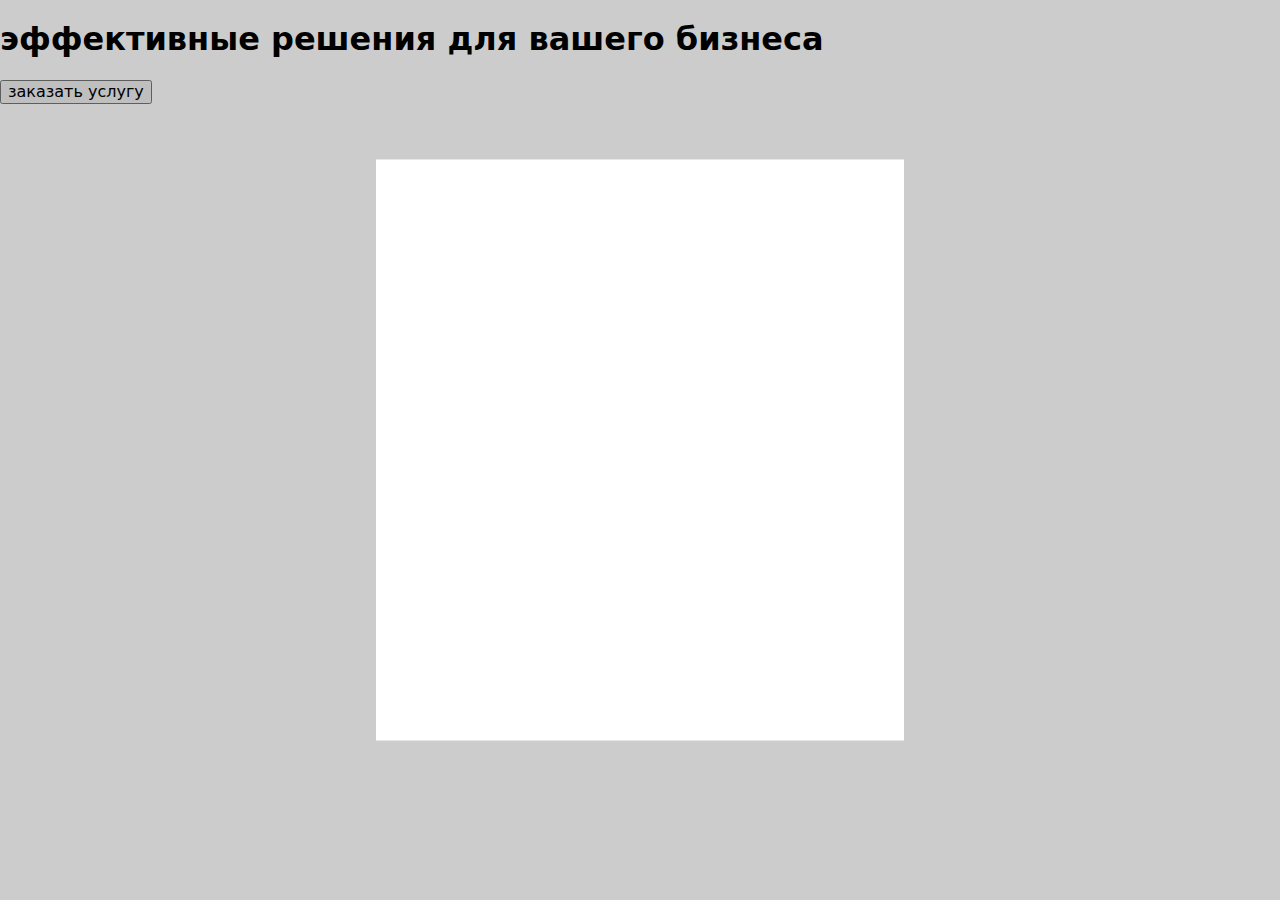
<file: test.html>
<!DOCTYPE html>
<html lang="en">
<head>
    <meta charset="UTF-8">
    <meta name="viewport" content="width=device-width, initial-scale=1.0">
    <link rel="stylesheet" href="./css/modern-normalize.css">
    <link rel="stylesheet" href="./css/styles.css">
    <link rel="preconnect" href="https://fonts.gstatic.com">
    <link rel="stylesheet" href="https://fonts.googleapis.com/css2?family=Roboto:ital,wght@0,100;0,300;0,400;0,500;0,700;0,900;1,100;1,300;1,400;1,500;1,700;1,900&display=swap">
    <title>Document</title>
</head>
<body>
<section class="i">
    <div class="e">
        <h1>эффективные решения для вашего бизнеса</h1>
        <button><span>заказать </span><span> услугу</span></button>
    </div>
</section>
    <div class="backdrop">
        <div class="modal"></div>
    </div>
</body>
</html>
</file>
<file: css/styles.css>
/*CSS - палитра цветов*/
:root {
  --main-color: #ffffff;
  --text-color: #757575;
  --title-text-color: #212121;
  --accent-color: #2196f3;
  --first-decor-color: #2f303a;
  --secondary-decor-color: #f5f4fa;
  --border-color: #eeeeee;
  --border-head-color: #ececec;
  --team-contacts: #afb1b8;
}
/*изменение стандартных ситилей*/

button {
  font-family: inherit;
}

ul {
  list-style: none;
  margin: 0px;
  padding: 0px;
}

a {
  text-decoration: none;
  color: var(--title-text-color);
}
a:visited {
  color: var(--title-text-color);
}
address {
  font-style: normal;
}

img {
  display: block;
}
/*Основные стили*/
.body-studio,
.body-portfolio {
  font-family: 'Roboto';
  font-style: normal;
  max-width: 1600px;
  min-width: 1200px;
  margin-left: auto;
  margin-right: auto;
}

.header-links-pages .site-page-current {
  color: var(--accent-color);
  height: 48px;
  display: flex;
  flex-direction: column;
  /* align-content: stretch; */
  justify-content: space-between;
}
.header-links-pages .site-page-current::after {
  display: flex;
  content: '';
  border: 2px solid var(--accent-color);
  border-radius: 2px;
  width: 100%;
  height: 4px;
}
.container {
  padding-left: 15px;
  padding-right: 15px;
  width: 1200px;
  margin-left: auto;
  margin-right: auto;
}

/*Стили для шапки сайта*/
.header-site {
  background-color: var(--main-color);
  border: 1px solid var(--border-head-color);
  font-weight: 500;
  font-size: 14px;
  line-height: 1.14;
  /* or 114% */
  letter-spacing: 0.02em;
}
.header-site > div {
  display: flex;
  justify-content: space-between;
  height: 80px;
}
.header-nav {
  display: flex;
  align-items: center;
}

.header-links-pages {
  display: flex;
  align-self: flex-end;

  margin-left: 93px;
  height: 48px;
}
.header-links-pages a {
  color: var(--title-text-color);
  transition-property: color;
  transition-duration: 250ms;
  transition-timing-function: cubic-bezier(0.4, 0, 0.2, 1);
}
.header-links-pages li {
  margin-right: 50px;
}
.header-links-pages p {
  margin: 0;
}
.header-links-pages p::first-letter {
  text-transform: capitalize;
}

.header-links-contacts {
  display: flex;
  align-items: center;
}
.header-links-contacts li:not(:last-child) {
  margin-right: 50px;
}
.header-links-contacts a {
  display: flex;
  align-content: center;
  align-items: center;
  fill: var(--text-color);
  color: var(--text-color);

  transition-property: fill, color;
  transition-duration: 250ms;
  transition-timing-function: cubic-bezier(0.4, 0, 0.2, 1);
}
.envelope svg {
  width: 16px;
  height: 20px;
  margin-right: 10px;
}
.smartphone svg {
  width: 10px;
  height: 20px;
  margin-right: 10px;
}
.header-links-contacts a:visited {
  color: var(--text-color);
}
.header-site a:hover,
.header-site a:focus,
.header-site a:active {
  color: var(--accent-color);
  fill: var(--accent-color);
}

/*Стили для заглавной секции*/
.hero {
  margin-left: auto;
  margin-right: auto;
  background-position: center;
  background-repeat: no-repeat;

  padding-top: 200px;
  padding-bottom: 200px;

  background-color: var(--first-decor-color);
  background-image: linear-gradient(
      to right,
      rgba(47, 48, 58, 0.4),
      rgba(47, 48, 58, 0.4)
    ),
    url('../images/bg-hero.jpg');
  color: var(--main-color);
}
.hero > div {
  display: flex;
  flex-direction: column;
  justify-content: center;
  align-items: center;
}
.hero h1 {
  display: inline-block;
  width: 696px;
  margin: 0px;
  font-weight: 900;
  font-size: 44px;
  line-height: 1.36;
  /* or 136% */
  text-align: center;
  letter-spacing: 0.06em;
  text-transform: uppercase;
}

.hero button {
  align-items: center;
  text-align: center;
  margin-top: 30px;
  width: 200px;
  height: 50px;
  text-decoration-color: var(--main-color);
  background: #2196f3;
  border-radius: 4px;
  border: 0px;
  padding: 0px;
}
.hero span {
  font-family: 'Roboto';
  font-style: normal;
  font-weight: 500;
  font-size: 16px;
  line-height: 1.88;
  /* or 188% */
  letter-spacing: 0.06em;
  color: var(--main-color);
}
.hero span:not(:last-child) {
  text-transform: capitalize;
}

/*Слили для секции особенности*/
.features {
  padding-top: 94px;
  padding-bottom: 94px;
  background-color: var(--main-color);
}
.features ul {
  display: flex;
  flex-direction: row;
  justify-content: space-between;
  width: 1170px;
}
.features li {
  display: block;
}
.features li:not(:last-child) {
  margin-right: 30px;
}
.features li > div {
  display: flex;
  justify-content: center;
  align-items: center;
  background-color: var(--secondary-decor-color);
  border-radius: 4px;
  width: 270px;
  height: 120px;
  margin-bottom: 30px;
}
.features svg {
  width: 70px;
  height: 70px;
}

.features h3 {
  margin: 0px;

  font-weight: bold;
  font-size: 14px;
  line-height: 1.14;
  /* or 114% */
  letter-spacing: 0.03em;
  text-transform: uppercase;
  color: var(--title-text-color);
}

.features p {
  margin: 10px 0px 0px 0px;
  font-weight: normal;
  font-size: 14px;
  line-height: 1.71;
  /* or 171% */
  letter-spacing: 0.03em;
  color: var(--text-color);
}

.features p::first-letter {
  text-transform: capitalize;
}
/* стили для секции виды работ*/
.work-profile {
  padding-bottom: 94px;

  background-color: var(--main-color);
}
.work-profile > div {
  display: flex;
  flex-direction: column;
  justify-content: center;
}
.work-profile h2 {
  margin: 0px 0px 50px 0px;
  font-weight: bold;
  font-size: 36px;
  line-height: 1.17;
  /* or 117% */
  text-align: center;
  letter-spacing: 0.03em;
  color: var(--title-text-color);
}

.work-profile h2::first-letter {
  text-transform: capitalize;
}
.work-profile-images {
  display: flex;
  justify-content: space-between;
}
.work-profile-images > li {
  position: relative;
  overflow: hidden;
  background-color: #fff;
}
.work-profile-text {
  position: absolute;
  bottom: 0;
  left: 0;
  right: 0;
  margin: 0;
  padding-top: 27px;
  padding-bottom: 27px;

  font-weight: bold;
  font-size: 14px;
  line-height: 16px;
  text-align: center;
  letter-spacing: 0.03em;
  text-transform: uppercase;
  background: rgba(47, 48, 58, 0.8);
  color: var(--main-color);
}
/* стили для секции наша команда*/
.our-team {
  padding-top: 94px;
  padding-bottom: 94px;
  background-color: var(--secondary-decor-color);
}
.our-team > div {
  display: flex;
  flex-direction: column;
  justify-content: center;
}
.our-team h2 {
  margin: 0px;
  margin-bottom: 50px;

  font-weight: bold;
  font-size: 36px;
  line-height: 1.17;
  /* or 117% */
  text-align: center;
  letter-spacing: 0.03em;
  color: var(--title-text-color);
}

.our-team h2::first-letter {
  text-transform: capitalize;
}
.card {
  display: flex;
  justify-content: space-between;
}

.card > li {
  background-color: var(--main-color);
  width: 270px;

  background: #ffffff;
  /* material shadow v1 */

  box-shadow: 0px 1px 3px rgba(0, 0, 0, 0.12), 0px 1px 1px rgba(0, 0, 0, 0.14),
    0px 2px 1px rgba(0, 0, 0, 0.2);
  border-radius: 0px 0px 4px 4px;
}
.card div {
  margin-top: 30px;
  margin-bottom: 16px;
}
.our-team h3 {
  margin: 0px;
  font-weight: 500;
  font-size: 16px;
  line-height: 19px;
  /* identical to box height */
  text-align: center;
  letter-spacing: 0.03em;
  color: var(--title-text-color);
  text-transform: capitalize;
}
.our-team h4 {
  margin-top: 10px;
  margin-bottom: 0px;
  color: var(--text-color);

  font-weight: normal;
  font-size: 16px;
  line-height: 19px;
  /* identical to box height */
  text-align: center;
  letter-spacing: 0.03em;
  text-transform: capitalize;
}
.our-team span {
  text-transform: uppercase;
}
.our-team-contacts {
  display: flex;
  justify-content: center;
  margin-bottom: 30px;
}
.our-team-contacts li:not(:first-child) {
  margin-left: 10px;
}
.our-team-contacts a {
  display: flex;
  justify-content: center;
  align-items: center;
  width: 44px;
  height: 44px;
  fill: var(--team-contacts);
  background-color: var(--main-color);
  border-radius: 50%;

  transition-property: fill, background-color;
  transition-duration: 250ms;
  transition-timing-function: cubic-bezier(0.4, 0, 0.2, 1);
}

.our-team-contacts svg {
  width: 20px;
  height: 20px;
}
.our-team-contacts a:hover,
.our-team-contacts a:focus,
.our-team-contacts a:active {
  fill: var(--main-color);
  background-color: var(--accent-color);
  outline: none;
}
/*Стили для секции постоянные клиенты*/
.constant-client {
  padding-top: 94px;
  padding-bottom: 94px;
}
.constant-client > div {
  display: flex;
  flex-direction: column;
  align-content: space-between;
}
.constant-client h2 {
  margin: 0px;
  align-self: center;
}
.constant-client ul {
  display: flex;
  width: 170px;
  margin-top: 50px;
}
.constant-client li:not(:first-child) {
  margin-left: 30px;
}
.constant-client a {
  display: flex;
  padding: 0px;
  width: 170px;

  border: 1px solid;
  border-radius: 4px;
  border-color: var(--team-contacts);
  fill: var(--team-contacts);

  transition-property: fill, border-color;
  transition-duration: 250ms;
  transition-timing-function: cubic-bezier(0.4, 0, 0.2, 1);
}
.constant-client svg {
  width: 170px;
  height: 90px;
}
.constant-client a:hover,
.constant-client a:focus {
  border-color: var(--accent-color);
  fill: var(--accent-color);
  outline: none;
}
/*стили для секции подвал*/
.footer-site {
  background-color: var(--first-decor-color);
  font-weight: normal;

  padding-top: 60px;
  padding-bottom: 60px;
}
.footer-site > div {
  display: flex;
}
.address {
  width: 231px;
  margin-right: 70px;
}
.address > a {
  display: flex;
  align-items: center;
  width: 145px;
  height: 31px;
}
.address-company {
  margin-top: 20px;
}

.address-company li:first-child {
  color: var(--main-color);
  font-weight: normal;
  font-size: 14px;
  line-height: 1.71;
  /* or 171% */
  letter-spacing: 0.03em;
}

.address-company li:not(:first-child) {
  margin-top: 9px;
  font-size: 14px;
  line-height: 1.71;
  /* or 171% */
  letter-spacing: 0.03em;
  color: rgba(100%, 100%, 100%, 60%);
}
.footer-site h3 {
  margin-top: 12px;
  color: var(--main-color);
  font-style: normal;
  font-weight: bold;
  font-size: 14px;
  line-height: 16px;
  letter-spacing: 0.03em;
  text-transform: uppercase;
}
.address-company-public {
  display: flex;
  justify-content: center;
  margin-bottom: 30px;
}
.address-company-public li:not(:first-child) {
  margin-left: 10px;
}
.address-company-public a {
  display: flex;
  justify-content: center;
  align-items: center;
  width: 44px;
  height: 44px;
  border-radius: 50%;
  background-color: rgba(255, 255, 255, 0.1);
  fill: var(--main-color);

  transition-property: background-color;
  transition-duration: 250ms;
  transition-timing-function: cubic-bezier(0.4, 0, 0.2, 1);
}

.address-company-public svg {
  width: 20px;
  height: 20px;
}
.address-company-public a:hover,
.address-company-public a:focus,
.address-company-public a:active {
  outline: none;
  fill: var(--main-color);
  background-color: var(--accent-color);
}
/*CSS Портфолио*/
.main-portfolio {
  display: flex;
  flex-direction: column;
  align-items: center;
  background-color: var(--main-color);
  padding-top: 94px;
  padding-bottom: 94px;
}
.portfolio-filters {
  display: flex;
  justify-content: center;
  margin-bottom: 50px;
}

.portfolio-filters li:not(:last-child) {
  margin-right: 8px;
}
.portfolio-filters button {
  background-color: var(--secondary-decor-color);
  color: var(--title-text-color);
  border-radius: 4px;
  padding: 6px 22px;
  border: none;
  box-shadow: none;

  font-family: 'Roboto';
  font-style: normal;
  font-weight: 500;
  font-size: 16px;
  line-height: 1.62;
  /* identical to box height, or 162% */
  text-align: center;
  letter-spacing: 0.03em;

  transition-property: box-shadow, background-color, color;
  transition-duration: 250ms;
  transition-timing-function: cubic-bezier(0.4, 0, 0.2, 1);
}
.portfolio-filters span {
  text-transform: capitalize;
}

.portfolio-filters button:hover,
.portfolio-filters button:focus,
.portfolio-filters button:active {
  outline: none;
  background-color: var(--accent-color);
  /* shadow-middle */
  box-shadow: 0px 3px 1px rgba(0, 0, 0, 0.1), 0px 1px 2px rgba(0, 0, 0, 0.08),
    0px 2px 2px rgba(0, 0, 0, 0.12);
  border-radius: 4px;
  color: var(--main-color);
}
.portfolio-item {
  display: flex;
  flex-wrap: wrap;
  margin-top: -30px;
  margin-left: -30px;
}
.item {
  position: relative;
  margin-top: 30px;
  margin-left: 30px;
  flex-basis: calc(100% / 3 - 30px);
  background: var(--main-color);
  border: 1px solid var(--border-color);
  box-sizing: border-box;
  width: 370px;
  height: 404px;
  overflow: hidden;
  box-shadow: none;

  transition-property: box-shadow;
  transition-duration: 250ms;
  transition-timing-function: cubic-bezier(0.4, 0, 0.2, 1);
}

.item a:hover .item-overlay,
.item a:focus .item-overlay {
  transform: translatey(0);
}
.item-overlay {
  position: absolute;
  top: 0;
  left: 0;
  width: 370px;
  height: 294px;
  padding: 63px 24px;
  background: rgba(33, 150, 243, 0.9);
  transform: translatey(+100%);

  transition-property: transform;
  transition-duration: 250ms;
  transition-timing-function: cubic-bezier(0.4, 0, 0.2, 1);
}

.item-overlay > p {
  margin: 0px;
  font-style: normal;
  font-weight: normal;
  font-size: 18px;
  line-height: 1.56;
  /* or 156% */
  letter-spacing: 0.03em;
  color: var(--main-color);
}

.item:hover,
.item a:focus {
  outline: none;
  box-shadow: 0px 1px 1px rgba(0, 0, 0, 0.12), 0px 4px 4px rgba(0, 0, 0, 0.06),
    1px 4px 6px rgba(0, 0, 0, 0.16);
}

.item-name {
  position: absolute;
  width: 370px;
  padding: 20px 24px;
  background: var(--main-color);
}
.item h3 {
  margin: 0px;
  font-weight: bold;
  font-size: 18px;
  line-height: 2;
  /* identical to box height, or 200% */
  letter-spacing: 0.06em;
  color: var(--title-text-color);
  text-transform: capitalize;
}

.item h4 {
  margin: 0px;
  margin-top: 4px;
  font-weight: normal;
  font-size: 16px;
  line-height: 1.88;
  /* identical to box height, or 188% */
  letter-spacing: 0.03em;
  color: var(--text-color);
}

.item h4::first-letter {
  text-transform: capitalize;
}

.item span {
  text-transform: lowercase;
}
.item .text-height {
  text-transform: uppercase;
}
/*Модалока  и бэкдроп*/
.backdrop {
  position: fixed;
  top: 0;
  left: 0;
  width: 100%;
  height: 100%;
  background: rgba(0, 0, 0, 0.2);
  opacity: 1;
  transition: opacity 250ms cubic-bezier(0.4, 0, 0.2, 1);
}
.backdrop.is-hidden {
  opacity: 0;
  pointer-events: none;
}
.backdrop.is-hidden .modal {
  transform: translate(-50%, -50%) scale(0.1) rotate(180deg);
}
.modal {
  position: absolute;
  top: 50%;
  left: 50%;

  width: 528px;
  height: 581px;
  background-color: var(--main-color);

  transform: translate(-50%, -50%) scale(1) rotate(0deg);
  transition: transform 250ms cubic-bezier(0.4, 0, 0.2, 1);
}
.modal button {
  position: absolute;
  top: 8px;
  right: 8px;
  width: 30px;
  height: 30px;
  background: var(--main-color);
  border: 1px solid rgba(0, 0, 0, 0.1);
  border-radius: 50%;
  box-sizing: border-box;
}
.modal button > svg {
  position: absolute;
  top: 50%;
  left: 50%;
  transform: translate(-50%, -50%);
}
.modal button:hover,
.modal button:focus {
  outline: none;
  border-color: #000000;
}
</file>
<file: css/main.min.css>
button{font-family:inherit;font-style:inherit}ul{list-style:none;margin:0px;padding:0px}a{text-decoration:none;color:#212121}a:visited{color:#212121}address{font-style:normal}img{display:block;max-width:100%;height:auto}body{font-family:"Roboto";font-style:normal;margin-left:auto;margin-right:auto}h2{margin:0px;margin-bottom:30px;font-weight:bold;font-size:28px;line-height:1.17;text-align:center;letter-spacing:0.03em;color:#212121}h2::first-letter{text-transform:capitalize}@media screen and (min-width: 1200px){h2{margin-bottom:50px;font-size:36px}}.container{padding-left:15px;padding-right:15px;margin-left:auto;margin-right:auto}@media screen and (min-width: 480px){.container{width:480px}}@media screen and (min-width: 768px){.container{width:768px}}@media screen and (min-width: 1200px){.container{width:1200px}}.header-site{position:relative;background-color:#fff;border:1px solid #ececec;font-weight:500;font-size:18px;line-height:1.17;letter-spacing:0.02em}@media screen and (min-width: 768px){.header-site{font-size:14px;line-height:1.14}}.header-site a:hover,.header-site a:focus,.header-site a:active{color:#2196f3;fill:#2196f3}.header-site>div{display:-webkit-box;display:-ms-flexbox;display:flex;-ms-flex-wrap:wrap;flex-wrap:wrap;-webkit-box-align:center;-ms-flex-align:center;align-items:center;height:60px}@media screen and (min-width: 768px){.header-site>div{height:80px;-webkit-box-pack:justify;-ms-flex-pack:justify;justify-content:space-between}}.header-nav{width:100%;display:-webkit-box;display:-ms-flexbox;display:flex;-ms-flex-wrap:wrap;flex-wrap:wrap;-webkit-box-align:center;-ms-flex-align:center;align-items:center;-webkit-box-pack:justify;-ms-flex-pack:justify;justify-content:space-between;height:inherit}@media screen and (min-width: 768px){.header-navigation{display:-webkit-box;display:-ms-flexbox;display:flex;-ms-flex-wrap:wrap;flex-wrap:wrap;-webkit-box-align:center;-ms-flex-align:center;align-items:center;height:inherit}}.header-links-pages{display:-webkit-box;display:-ms-flexbox;display:flex;-webkit-box-orient:vertical;-webkit-box-direction:normal;-ms-flex-direction:column;flex-direction:column;-webkit-box-align:center;-ms-flex-align:center;align-items:center;margin-bottom:60px}@media screen and (min-width: 768px){.header-links-pages{margin-bottom:0px;-ms-flex-item-align:end;align-self:flex-end;-webkit-box-orient:horizontal;-webkit-box-direction:normal;-ms-flex-direction:row;flex-direction:row;height:48px;-webkit-box-align:start;-ms-flex-align:start;align-items:flex-start}}.header-links-pages a{color:#212121;-webkit-transition-property:color;transition-property:color;-webkit-transition-duration:250ms;transition-duration:250ms;-webkit-transition-timing-function:cubic-bezier(0.4, 0, 0.2, 1);transition-timing-function:cubic-bezier(0.4, 0, 0.2, 1)}.header-links-pages li:not(:last-child){margin-bottom:40px}@media screen and (min-width: 768px){.header-links-pages li:not(:last-child){margin-right:50px;margin-bottom:0px}}.header-links-pages p{margin:0}.header-links-pages p::first-letter{text-transform:capitalize}.header-links-pages .site-page-current{color:#2196f3;height:33px;display:-webkit-box;display:-ms-flexbox;display:flex;-webkit-box-orient:vertical;-webkit-box-direction:normal;-ms-flex-direction:column;flex-direction:column;-webkit-box-pack:justify;-ms-flex-pack:justify;justify-content:space-between}@media screen and (min-width: 768px){.header-links-pages .site-page-current{height:48px}}.header-links-pages .site-page-current::after{display:-webkit-box;display:-ms-flexbox;display:flex;content:'';border:2px solid #2196f3;border-radius:2px;width:100%;height:4px}.header-links-contacts{-ms-flex-item-align:center;align-self:center;display:-webkit-box;display:-ms-flexbox;display:flex;-webkit-box-orient:vertical;-webkit-box-direction:normal;-ms-flex-direction:column;flex-direction:column;-webkit-box-align:center;-ms-flex-align:center;align-items:center}@media screen and (min-width: 768px){.header-links-contacts{-webkit-box-align:start;-ms-flex-align:start;align-items:flex-start}}@media screen and (min-width: 1200px){.header-links-contacts{-webkit-box-orient:inherit;-webkit-box-direction:inherit;-ms-flex-direction:inherit;flex-direction:inherit;-webkit-box-align:center;-ms-flex-align:center;align-items:center}}.header-links-contacts li:not(:last-child){margin-bottom:19px}@media screen and (min-width: 768px){.header-links-contacts li:not(:last-child){margin-bottom:10px}}@media screen and (min-width: 1200px){.header-links-contacts li:not(:last-child){margin-bottom:0px;margin-right:50px}}.header-links-contacts a{display:-webkit-box;display:-ms-flexbox;display:flex;-ms-flex-line-pack:center;align-content:center;-webkit-box-align:center;-ms-flex-align:center;align-items:center;fill:#757575;color:#757575;-webkit-transition-property:fill, color;transition-property:fill, color;-webkit-transition-duration:250ms;transition-duration:250ms;-webkit-transition-timing-function:cubic-bezier(0.4, 0, 0.2, 1);transition-timing-function:cubic-bezier(0.4, 0, 0.2, 1)}@media screen and (min-width: 768px){.header-links-contacts a{font-size:12px;line-height:1.17}}@media screen and (min-width: 1200px){.header-links-contacts a{font-size:14px;line-height:1.14}}.header-links-contacts a:visited{color:#757575}.envelope svg{width:16px;height:20px;margin-right:10px}@media screen and (min-width: 768px){.envelope svg{width:14px;height:16px}}@media screen and (min-width: 1200px){.envelope svg{width:16px;height:20px}}.smartphone svg{width:10px;height:20px;margin-right:10px}@media screen and (min-width: 768px){.smartphone svg{width:10px;height:16px}}@media screen and (min-width: 1200px){.smartphone svg{width:10px;height:20px}}.menu-button{width:40px;height:40px;border:0px;padding:0px;background-color:#fff;fill:#000000;-webkit-transition-property:fill;transition-property:fill;-webkit-transition-duration:250ms;transition-duration:250ms;-webkit-transition-timing-function:cubic-bezier(0.4, 0, 0.2, 1);transition-timing-function:cubic-bezier(0.4, 0, 0.2, 1)}@media screen and (min-width: 768px){.menu-button{display:none}}.menu-button:hover,.menu-button:focus{fill:#2196f3}.menu-button .icon-close-menu{display:none}.menu-button.is-open .icon-close-menu{display:block}.menu-button.is-open .icon-menu{display:none}.menu-container{width:100%;background-color:#fff}@media screen and (max-width: 767px){.menu-container{display:none;position:absolute;top:100%;left:0;padding-top:60px;padding-bottom:60px;border:1px solid #ececec;-webkit-box-shadow:0px 4px 8px rgba(0,0,0,0.04),0px 2px 4px rgba(0,0,0,0.08),0px 1px 3px rgba(0,0,0,0.16);box-shadow:0px 4px 8px rgba(0,0,0,0.04),0px 2px 4px rgba(0,0,0,0.08),0px 1px 3px rgba(0,0,0,0.16)}.menu-container.is-open{display:block;z-index:1}}@media screen and (min-width: 768px){.menu-container{display:-webkit-box;display:-ms-flexbox;display:flex;-ms-flex-wrap:wrap;flex-wrap:wrap;-webkit-box-align:center;-ms-flex-align:center;align-items:center;height:80px;width:516px;-webkit-box-pack:justify;-ms-flex-pack:justify;justify-content:space-between}}@media screen and (min-width: 1200px){.menu-container{width:932px}}.hero{margin-left:auto;margin-right:auto;background-position:center;background-repeat:no-repeat;background-size:cover;padding-top:108px;padding-bottom:108px;color:#fff;background-color:#2f303a;background-image:-webkit-gradient(linear, left top, right top, from(rgba(47,48,58,0.4)), to(rgba(47,48,58,0.4))),url("../images/bg_hero_m.jpg");background-image:linear-gradient(to right, rgba(47,48,58,0.4), rgba(47,48,58,0.4)),url("../images/bg_hero_m.jpg")}@media screen and (min-width: 1200px){.hero{padding-top:200px;padding-bottom:200px}}@media screen and (min-device-pixel-ratio: 2), screen and (-webkit-min-device-pixel-ratio: 2), screen and (min-resolution: 192dpi), screen and (min-resolution: 2dppx){.hero{background-image:-webkit-gradient(linear, left top, right top, from(rgba(47,48,58,0.4)), to(rgba(47,48,58,0.4))),url("../images/bg_hero_m@x2.jpg");background-image:linear-gradient(to right, rgba(47,48,58,0.4), rgba(47,48,58,0.4)),url("../images/bg_hero_m@x2.jpg")}}@media screen and (min-width: 768px){.hero{background-image:-webkit-gradient(linear, left top, right top, from(rgba(47,48,58,0.4)), to(rgba(47,48,58,0.4))),url("../images/bg_hero_t.jpg");background-image:linear-gradient(to right, rgba(47,48,58,0.4), rgba(47,48,58,0.4)),url("../images/bg_hero_t.jpg")}}@media screen and (min-width: 768px) and (min-device-pixel-ratio: 2), screen and (min-width: 768px) and (-webkit-min-device-pixel-ratio: 2), screen and (min-width: 768px) and (min-resolution: 192dpi), screen and (min-width: 768px) and (min-resolution: 2dppx){.hero{background-image:-webkit-gradient(linear, left top, right top, from(rgba(47,48,58,0.4)), to(rgba(47,48,58,0.4))),url("../images/bg_hero_t@x2.jpg");background-image:linear-gradient(to right, rgba(47,48,58,0.4), rgba(47,48,58,0.4)),url("../images/bg_hero_t@x2.jpg")}}@media screen and (min-width: 1200px){.hero{background-image:-webkit-gradient(linear, left top, right top, from(rgba(47,48,58,0.4)), to(rgba(47,48,58,0.4))),url("../images/bg_hero_d.jpg");background-image:linear-gradient(to right, rgba(47,48,58,0.4), rgba(47,48,58,0.4)),url("../images/bg_hero_d.jpg")}}@media screen and (min-width: 1200px) and (min-device-pixel-ratio: 2), screen and (min-width: 1200px) and (-webkit-min-device-pixel-ratio: 2), screen and (min-width: 1200px) and (min-resolution: 192dpi), screen and (min-width: 1200px) and (min-resolution: 2dppx){.hero{background-image:-webkit-gradient(linear, left top, right top, from(rgba(47,48,58,0.4)), to(rgba(47,48,58,0.4))),url("../images/bg_hero_d@x2.jpg");background-image:linear-gradient(to right, rgba(47,48,58,0.4), rgba(47,48,58,0.4)),url("../images/bg_hero_d@x2.jpg")}}.hero>div{display:-webkit-box;display:-ms-flexbox;display:flex;-webkit-box-orient:vertical;-webkit-box-direction:normal;-ms-flex-direction:column;flex-direction:column;-webkit-box-pack:center;-ms-flex-pack:center;justify-content:center;-webkit-box-align:center;-ms-flex-align:center;align-items:center}.hero h1{display:inline-block;width:100%;margin:0px;font-weight:900;font-size:26px;line-height:1.62;text-align:center;letter-spacing:0.06em;text-transform:uppercase}@media screen and (min-width: 480px){.hero h1{width:360px}}@media screen and (min-width: 1200px){.hero h1{width:696px;font-size:44px;line-height:1.36}}.hero button{-webkit-box-align:center;-ms-flex-align:center;align-items:center;text-align:center;margin-top:30px;width:200px;height:50px;-webkit-text-decoration-color:#fff;text-decoration-color:#fff;background:#2196f3;border-radius:4px;border:0px;padding:0px}.hero span{font-style:normal;font-weight:500;font-size:16px;line-height:1.88;letter-spacing:0.06em;color:#fff}.hero span:not(:last-child){text-transform:capitalize}.features{padding-top:60px;padding-bottom:60px;background-color:#fff}@media screen and (min-width: 1200px){.features{padding-top:94px;padding-bottom:94px}}.features ul{display:-webkit-box;display:-ms-flexbox;display:flex;-webkit-box-orient:vertical;-webkit-box-direction:normal;-ms-flex-direction:column;flex-direction:column}@media screen and (min-width: 480px){.features ul{width:450px;height:994px;-ms-flex-wrap:wrap;flex-wrap:wrap;-ms-flex-line-pack:justify;align-content:space-between;-webkit-box-pack:justify;-ms-flex-pack:justify;justify-content:space-between}}@media screen and (min-width: 768px){.features ul{width:738px;height:507px}}@media screen and (min-width: 1200px){.features ul{width:1170px;height:251px}}@media screen and (max-width: 479px){.features li:not(:last-child){margin-bottom:30px}}.features li{display:inline-block}@media screen and (min-width: 480px){.features li{width:450px}}@media screen and (min-width: 768px){.features li{width:354px}}@media screen and (min-width: 1200px){.features li{width:271px}}.features li>div{display:-webkit-box;display:-ms-flexbox;display:flex;-webkit-box-pack:center;-ms-flex-pack:center;justify-content:center;-webkit-box-align:center;-ms-flex-align:center;align-items:center;background-color:#f5f4fa;border-radius:4px;width:100%;height:120px;margin-bottom:30px}.features svg{width:70px;height:70px}.features h3{margin:0px;font-weight:bold;font-size:14px;line-height:1.14;letter-spacing:0.03em;text-transform:uppercase;color:#212121}.features p{margin:10px 0px 0px 0px;font-weight:normal;font-size:14px;line-height:1.71;letter-spacing:0.03em;color:#757575}.features p::first-letter{text-transform:capitalize}.work-profile{display:none;padding-bottom:94px;background-color:#fff}@media screen and (min-width: 1200px){.work-profile{display:block}}.work-profile>div{display:-webkit-box;display:-ms-flexbox;display:flex;-webkit-box-orient:vertical;-webkit-box-direction:normal;-ms-flex-direction:column;flex-direction:column;-webkit-box-pack:center;-ms-flex-pack:center;justify-content:center}.work-profile-items{display:-webkit-box;display:-ms-flexbox;display:flex;-webkit-box-pack:justify;-ms-flex-pack:justify;justify-content:space-between}.work-profile-items li{position:relative;overflow:hidden;background-color:#fff}.work-profile-text{position:absolute;bottom:0;left:0;right:0;margin:0;padding-top:27px;padding-bottom:27px;font-weight:bold;font-size:14px;line-height:16px;text-align:center;letter-spacing:0.03em;text-transform:uppercase;background:rgba(47,48,58,0.8);color:#fff}.our-team{padding-top:60px;padding-bottom:60px;background-color:#f5f4fa}@media screen and (min-width: 1200px){.our-team{padding-top:94px;padding-bottom:94px}}.our-team>div{display:-webkit-box;display:-ms-flexbox;display:flex;-webkit-box-orient:vertical;-webkit-box-direction:normal;-ms-flex-direction:column;flex-direction:column;-webkit-box-pack:center;-ms-flex-pack:center;justify-content:center}.cards{display:-webkit-box;display:-ms-flexbox;display:flex;-webkit-box-orient:vertical;-webkit-box-direction:normal;-ms-flex-direction:column;flex-direction:column}@media screen and (min-width: 480px){.cards{width:450px;height:2608px;-webkit-box-orient:initial;-webkit-box-direction:initial;-ms-flex-direction:initial;flex-direction:initial;-ms-flex-wrap:wrap;flex-wrap:wrap;-ms-flex-line-pack:justify;align-content:space-between;-webkit-box-pack:justify;-ms-flex-pack:justify;justify-content:space-between}}@media screen and (min-width: 768px){.cards{width:738px;height:1102px}}@media screen and (min-width: 1200px){.cards{width:1170px;height:428px}}@media screen and (max-width: 479px){.cards>li:not(:last-child){margin-bottom:30px}}.cards>li{display:inline-block;background-color:#fff;background:#ffffff;-webkit-box-shadow:0px 1px 3px rgba(0,0,0,0.12),0px 1px 1px rgba(0,0,0,0.14),0px 2px 1px rgba(0,0,0,0.2);box-shadow:0px 1px 3px rgba(0,0,0,0.12),0px 1px 1px rgba(0,0,0,0.14),0px 2px 1px rgba(0,0,0,0.2);border-radius:0px 0px 4px 4px}@media screen and (min-width: 480px){.cards>li{width:450px}}@media screen and (min-width: 768px){.cards>li{width:354px}}@media screen and (min-width: 1200px){.cards>li{width:270px}}.cards h3{margin:0px;margin-top:30px;font-weight:500;font-size:16px;line-height:19px;text-align:center;letter-spacing:0.03em;color:#212121;text-transform:capitalize}.cards h4{margin-top:10px;margin-bottom:16px;color:#757575;font-weight:normal;font-size:16px;line-height:19px;text-align:center;letter-spacing:0.03em;text-transform:capitalize}.cards span{text-transform:uppercase}.our-team-contacts{display:-webkit-box;display:-ms-flexbox;display:flex;-webkit-box-pack:center;-ms-flex-pack:center;justify-content:center;margin-bottom:30px}.our-team-contacts li:not(:first-child){margin-left:10px}.our-team-contacts a{display:-webkit-box;display:-ms-flexbox;display:flex;-webkit-box-pack:center;-ms-flex-pack:center;justify-content:center;-webkit-box-align:center;-ms-flex-align:center;align-items:center;width:44px;height:44px;fill:#afb1b8;background-color:#fff;border-radius:50%;-webkit-transition-property:fill, background-color;transition-property:fill, background-color;-webkit-transition-duration:250ms;transition-duration:250ms;-webkit-transition-timing-function:cubic-bezier(0.4, 0, 0.2, 1);transition-timing-function:cubic-bezier(0.4, 0, 0.2, 1)}.our-team-contacts a:hover,.our-team-contacts a:focus,.our-team-contacts a:active{fill:#fff;background-color:#2196f3;outline:none}.our-team-contacts svg{width:20px;height:20px}.constant-client{padding-top:60px;padding-bottom:60px}@media screen and (min-width: 1200px){.constant-client{padding-top:94px;padding-bottom:94px}}.constant-client>div{display:-webkit-box;display:-ms-flexbox;display:flex;-webkit-box-orient:vertical;-webkit-box-direction:normal;-ms-flex-direction:column;flex-direction:column;-ms-flex-line-pack:justify;align-content:space-between}@media screen and (max-width: 479px){.constant-client li:not(:last-child){margin-bottom:30px}}.constant-client ul{display:-webkit-box;display:-ms-flexbox;display:flex;-webkit-box-orient:vertical;-webkit-box-direction:normal;-ms-flex-direction:column;flex-direction:column}@media screen and (min-width: 480px){.constant-client ul{width:450px;height:330px;-ms-flex-wrap:wrap;flex-wrap:wrap;-ms-flex-line-pack:justify;align-content:space-between;-webkit-box-pack:justify;-ms-flex-pack:justify;justify-content:space-between}}@media screen and (min-width: 768px){.constant-client ul{width:738px;height:210px}}@media screen and (min-width: 1200px){.constant-client ul{width:1170px;height:90px}}.constant-client a{display:-webkit-box;display:-ms-flexbox;display:flex;padding:0px;width:100%;border:1px solid;border-radius:4px;border-color:#afb1b8;fill:#afb1b8;-webkit-transition-property:fill, border-color;transition-property:fill, border-color;-webkit-transition-duration:250ms;transition-duration:250ms;-webkit-transition-timing-function:cubic-bezier(0.4, 0, 0.2, 1);transition-timing-function:cubic-bezier(0.4, 0, 0.2, 1)}@media screen and (min-width: 480px){.constant-client a{width:210px;height:90px}}@media screen and (min-width: 768px){.constant-client a{width:226px}}@media screen and (min-width: 1200px){.constant-client a{width:170px}}.constant-client a:hover,.constant-client a:focus{border-color:#2196f3;fill:#2196f3;outline:none}.constant-client svg{width:inherit;height:inherit}.footer-site{background-color:#2f303a;font-weight:normal;padding-top:60px;padding-bottom:60px}.footer-site>div{display:-webkit-box;display:-ms-flexbox;display:flex;-ms-flex-wrap:wrap;flex-wrap:wrap;-ms-flex-pack:distribute;justify-content:space-around}.address{display:-webkit-box;display:-ms-flexbox;display:flex;-webkit-box-orient:vertical;-webkit-box-direction:normal;-ms-flex-direction:column;flex-direction:column;-webkit-box-align:center;-ms-flex-align:center;align-items:center;width:231px}@media screen and (min-width: 480px){.address{width:450px}}@media screen and (min-width: 768px){.address{width:231px}}@media screen and (min-width: 1200px){.address{margin-right:70px;-webkit-box-align:start;-ms-flex-align:start;align-items:flex-start}}.address>a{display:-webkit-box;display:-ms-flexbox;display:flex;-webkit-box-align:center;-ms-flex-align:center;align-items:center;width:145px;height:31px}.address-company{display:-webkit-box;display:-ms-flexbox;display:flex;-webkit-box-orient:vertical;-webkit-box-direction:normal;-ms-flex-direction:column;flex-direction:column;-webkit-box-align:center;-ms-flex-align:center;align-items:center;margin-top:20px}@media screen and (min-width: 1200px){.address-company{-webkit-box-align:start;-ms-flex-align:start;align-items:flex-start}}.address-company li{display:inline-block;font-weight:normal;font-size:14px;line-height:1.71;letter-spacing:0.03em}.address-company li:first-child{color:#fff}.address-company li:not(:first-child){margin-top:8px;color:rgba(255,255,255,0.6)}.address-company a{color:inherit}.address-company a:visited{color:inherit}.join{margin-top:60px;display:-webkit-box;display:-ms-flexbox;display:flex;-webkit-box-orient:vertical;-webkit-box-direction:normal;-ms-flex-direction:column;flex-direction:column;-webkit-box-align:center;-ms-flex-align:center;align-items:center}@media screen and (min-width: 768px){.join{margin-top:5px}}@media screen and (min-width: 1200px){.join{margin-top:12px;-webkit-box-align:start;-ms-flex-align:start;align-items:flex-start}}.footer-site h3{margin:0px;color:#fff;font-style:normal;font-weight:bold;font-size:14px;line-height:1.15;letter-spacing:0.03em;text-transform:uppercase}.address-company-public{margin-top:20px;display:-webkit-box;display:-ms-flexbox;display:flex;-webkit-box-pack:center;-ms-flex-pack:center;justify-content:center}.address-company-public li:not(:first-child){margin-left:10px}.address-company-public a{display:-webkit-box;display:-ms-flexbox;display:flex;-webkit-box-pack:center;-ms-flex-pack:center;justify-content:center;-webkit-box-align:center;-ms-flex-align:center;align-items:center;width:44px;height:44px;border-radius:50%;background-color:rgba(255,255,255,0.1);fill:#fff;-webkit-transition-property:background-color;transition-property:background-color;-webkit-transition-duration:250ms;transition-duration:250ms;-webkit-transition-timing-function:cubic-bezier(0.4, 0, 0.2, 1);transition-timing-function:cubic-bezier(0.4, 0, 0.2, 1)}.address-company-public a:hover,.address-company-public a:focus,.address-company-public a:active{outline:none;fill:#fff;background-color:#2196f3}.address-company-public svg{width:20px;height:20px}.mailing{display:-webkit-box;display:-ms-flexbox;display:flex;-webkit-box-orient:vertical;-webkit-box-direction:normal;-ms-flex-direction:column;flex-direction:column;-webkit-box-align:center;-ms-flex-align:center;align-items:center;width:100%;margin-top:60px}@media screen and (min-width: 1200px){.mailing{width:570px;margin-top:0px;height:86px;margin-left:93px;margin-top:12px;-webkit-box-align:start;-ms-flex-align:start;align-items:flex-start}}.mailing form{display:-webkit-box;display:-ms-flexbox;display:flex;-webkit-box-orient:vertical;-webkit-box-direction:normal;-ms-flex-direction:column;flex-direction:column;-webkit-box-align:center;-ms-flex-align:center;align-items:center;width:100%;margin-top:20px}@media screen and (min-width: 1200px){.mailing form{-webkit-box-orient:horizontal;-webkit-box-direction:normal;-ms-flex-direction:row;flex-direction:row;-webkit-box-align:start;-ms-flex-align:start;align-items:flex-start;-webkit-box-pack:justify;-ms-flex-pack:justify;justify-content:space-between;height:50px}}.mailing form input{width:100%;height:50px;margin-bottom:20px;padding:15px 16px;background-color:#2f303a;border:1px solid rgba(255,255,255,0.3);-webkit-box-sizing:border-box;box-sizing:border-box;-webkit-filter:drop-shadow(0px 4px 4px rgba(0,0,0,0.15));filter:drop-shadow(0px 4px 4px rgba(0,0,0,0.15));border-radius:4px;font-style:normal;font-weight:normal;font-size:16px;line-height:20px;display:-webkit-box;display:-ms-flexbox;display:flex;-webkit-box-align:center;-ms-flex-align:center;align-items:center;letter-spacing:0.03em;color:rgba(255,255,255,0.3)}@media screen and (min-width: 480px){.mailing form input{width:450px}}@media screen and (min-width: 1200px){.mailing form input{width:358px}}.mailing form input::-webkit-input-placeholder{font-weight:normal;font-size:16px;line-height:1.25;display:-webkit-box;display:flex;-webkit-box-align:center;align-items:center;letter-spacing:0.03em;color:rgba(255,255,255,0.3)}.mailing form input:-ms-input-placeholder{font-weight:normal;font-size:16px;line-height:1.25;display:-ms-flexbox;display:flex;-ms-flex-align:center;align-items:center;letter-spacing:0.03em;color:rgba(255,255,255,0.3)}.mailing form input::-ms-input-placeholder{font-weight:normal;font-size:16px;line-height:1.25;display:-ms-flexbox;display:flex;-ms-flex-align:center;align-items:center;letter-spacing:0.03em;color:rgba(255,255,255,0.3)}.mailing form input::placeholder{font-weight:normal;font-size:16px;line-height:1.25;display:-webkit-box;display:-ms-flexbox;display:flex;-webkit-box-align:center;-ms-flex-align:center;align-items:center;letter-spacing:0.03em;color:rgba(255,255,255,0.3)}.mailing form button{display:-webkit-box;display:-ms-flexbox;display:flex;-webkit-box-align:center;-ms-flex-align:center;align-items:center;-webkit-box-pack:center;-ms-flex-pack:center;justify-content:center;width:200px;height:50px;font-style:normal;font-weight:bold;font-size:16px;line-height:1.87;letter-spacing:0.06em;text-transform:capitalize;color:#fff;background-color:#2196f3;-webkit-box-shadow:0px 4px 4px rgba(0,0,0,0.15);box-shadow:0px 4px 4px rgba(0,0,0,0.15);border-radius:4px;border:0px}.mailing form button svg{margin-left:10px;width:24px;height:24px;fill:#fff}.main-portfolio{display:-webkit-box;display:-ms-flexbox;display:flex;-webkit-box-orient:vertical;-webkit-box-direction:normal;-ms-flex-direction:column;flex-direction:column;background-color:#fff;padding-top:60px;padding-bottom:60px}@media screen and (min-width: 1200px){.main-portfolio{padding-top:94px;padding-bottom:94px}}.portfolio-filters{display:-webkit-box;display:-ms-flexbox;display:flex;-ms-flex-wrap:wrap;flex-wrap:wrap;margin-bottom:40px;margin-top:-15px}@media screen and (min-width: 480px){.portfolio-filters{width:480px}}@media screen and (min-width: 768px){.portfolio-filters{width:768px;-webkit-box-pack:center;-ms-flex-pack:center;justify-content:center;margin-bottom:30px}}@media screen and (min-width: 1200px){.portfolio-filters{width:1200px;margin-bottom:50px}}.portfolio-filters li:not(:last-child){margin-right:8px}.portfolio-filters li{margin-top:15px}.portfolio-filters button{background-color:#f5f4fa;color:#212121;border-radius:4px;padding:6px 22px;border:none;-webkit-box-shadow:none;box-shadow:none;font-style:normal;font-weight:500;font-size:16px;line-height:1.62;text-align:center;letter-spacing:0.03em;-webkit-transition-property:background-color, color, -webkit-box-shadow;transition-property:background-color, color, -webkit-box-shadow;transition-property:box-shadow, background-color, color;transition-property:box-shadow, background-color, color, -webkit-box-shadow;-webkit-transition-duration:250ms;transition-duration:250ms;-webkit-transition-timing-function:cubic-bezier(0.4, 0, 0.2, 1);transition-timing-function:cubic-bezier(0.4, 0, 0.2, 1)}.portfolio-filters button span{text-transform:capitalize}.portfolio-filters button:hover,.portfolio-filters button:focus,.portfolio-filters button:active{outline:none;background-color:#2196f3;-webkit-box-shadow:0px 3px 1px rgba(0,0,0,0.1),0px 1px 2px rgba(0,0,0,0.08),0px 2px 2px rgba(0,0,0,0.12);box-shadow:0px 3px 1px rgba(0,0,0,0.1),0px 1px 2px rgba(0,0,0,0.08),0px 2px 2px rgba(0,0,0,0.12);border-radius:4px;color:#fff}.portfolio{display:-webkit-box;display:-ms-flexbox;display:flex;-ms-flex-wrap:wrap;flex-wrap:wrap;margin-top:-30px;margin-left:-30px}.portfolio-item{margin-top:30px;margin-left:30px;background:#fff}@media screen and (min-width: 480px){.portfolio-item{width:480px;-ms-flex-preferred-size:calc(100% / 1 - 30px);flex-basis:calc(100% / 1 - 30px)}}@media screen and (min-width: 768px){.portfolio-item{width:768px;-ms-flex-preferred-size:calc(100% / 2 - 30px);flex-basis:calc(100% / 2 - 30px)}}@media screen and (min-width: 1200px){.portfolio-item{width:1200px;-ms-flex-preferred-size:calc(100% / 3 - 30px);flex-basis:calc(100% / 3 - 30px)}}.portfolio-item a{display:-webkit-box;display:-ms-flexbox;display:flex;-webkit-box-orient:vertical;-webkit-box-direction:normal;-ms-flex-direction:column;flex-direction:column;-webkit-box-shadow:none;box-shadow:none;-webkit-transition-property:-webkit-box-shadow;transition-property:-webkit-box-shadow;transition-property:box-shadow;transition-property:box-shadow, -webkit-box-shadow;-webkit-transition-duration:250ms;transition-duration:250ms;-webkit-transition-timing-function:cubic-bezier(0.4, 0, 0.2, 1);transition-timing-function:cubic-bezier(0.4, 0, 0.2, 1)}.portfolio-item a:hover,.portfolio-item a:focus{-webkit-box-shadow:0px 1px 1px rgba(0,0,0,0.12),0px 4px 4px rgba(0,0,0,0.06),1px 4px 6px rgba(0,0,0,0.16);box-shadow:0px 1px 1px rgba(0,0,0,0.12),0px 4px 4px rgba(0,0,0,0.06),1px 4px 6px rgba(0,0,0,0.16)}.portfolio-item a:hover .portfolio-item-overlay,.portfolio-item a:focus .portfolio-item-overlay{-webkit-transform:translatey(0);transform:translatey(0)}.portfolio-item div{width:100%;position:relative;overflow:hidden}.portfolio-item-overlay{position:absolute;display:-webkit-box;display:-ms-flexbox;display:flex;-webkit-box-orient:vertical;-webkit-box-direction:normal;-ms-flex-direction:column;flex-direction:column;-webkit-box-pack:center;-ms-flex-pack:center;justify-content:center;top:0;left:0;margin:0px;font-style:normal;font-weight:normal;font-size:18px;line-height:1.56;letter-spacing:0.03em;color:#fff;width:100%;height:100%;padding-left:24px;padding-right:24px;background:rgba(33,150,243,0.9);-webkit-transform:translatey(100%);transform:translatey(100%);-webkit-transition-property:-webkit-transform;transition-property:-webkit-transform;transition-property:transform;transition-property:transform, -webkit-transform;-webkit-transition-duration:250ms;transition-duration:250ms;-webkit-transition-timing-function:cubic-bezier(0.4, 0, 0.2, 1);transition-timing-function:cubic-bezier(0.4, 0, 0.2, 1)}.portfolio-item-name{position:absolute;padding:20px 10px 20px 24px;background:#fff;border:1px solid #eee}.portfolio-item-name h3{margin:0px;font-weight:bold;font-size:18px;line-height:2;letter-spacing:0.06em;color:#212121;text-transform:capitalize}.portfolio-item-name h4{margin:0px;margin-top:4px;font-weight:normal;font-size:16px;line-height:1.88;letter-spacing:0.03em;color:#757575}.portfolio-item-name h4::first-letter{text-transform:capitalize}.portfolio-item-name span{text-transform:lowercase}.portfolio-item-name .text-height{text-transform:uppercase}.backdrop{position:fixed;top:0;left:0;width:100%;height:100%;overflow-y:scroll;background:rgba(0,0,0,0.2);opacity:1;-webkit-transition:opacity 250ms cubic-bezier(0.4, 0, 0.2, 1);transition:opacity 250ms cubic-bezier(0.4, 0, 0.2, 1)}.backdrop.is-hidden{opacity:0;pointer-events:none}.backdrop.is-hidden .modal{-webkit-transform:translate(-50%, -50%) scale(0.1) rotate(180deg);transform:translate(-50%, -50%) scale(0.1) rotate(180deg)}.modal{position:absolute;top:50%;left:50%;width:100%;padding:40px;background-color:#fff;border-radius:4px;-webkit-transform:translate(-50%, -50%) scale(1) rotate(0deg);transform:translate(-50%, -50%) scale(1) rotate(0deg);-webkit-transition:-webkit-transform 250ms cubic-bezier(0.4, 0, 0.2, 1);transition:-webkit-transform 250ms cubic-bezier(0.4, 0, 0.2, 1);transition:transform 250ms cubic-bezier(0.4, 0, 0.2, 1);transition:transform 250ms cubic-bezier(0.4, 0, 0.2, 1), -webkit-transform 250ms cubic-bezier(0.4, 0, 0.2, 1)}@media screen and (min-width: 480px){.modal{width:450px;height:609px}}@media screen and (min-width: 1200px){.modal{width:528px;height:581px}}.modal form{display:-webkit-box;display:-ms-flexbox;display:flex;-webkit-box-orient:vertical;-webkit-box-direction:normal;-ms-flex-direction:column;flex-direction:column;-webkit-box-align:center;-ms-flex-align:center;align-items:center}.close-button{position:absolute;top:8px;right:8px;width:30px;height:30px;background:#fff;border:1px solid rgba(0,0,0,0.1);border-radius:50%;-webkit-box-sizing:border-box;box-sizing:border-box;fill:#000000;-webkit-transition-property:fill;transition-property:fill;-webkit-transition-duration:250ms;transition-duration:250ms;-webkit-transition-timing-function:cubic-bezier(0.4, 0, 0.2, 1);transition-timing-function:cubic-bezier(0.4, 0, 0.2, 1)}.close-button svg{width:11px;height:11px;position:absolute;top:50%;left:50%;-webkit-transform:translate(-50%, -50%);transform:translate(-50%, -50%)}.close-button:hover,.close-button:focus{fill:#2196f3}.modal h2{display:inline-block;margin:0px 40px 12px 40px;font-style:normal;font-weight:bold;font-size:20px;line-height:1.5;text-align:center;letter-spacing:0.03em;color:#212121}@media screen and (min-width: 1200px){.modal h2{margin:0px 0px 12px 0px;line-height:1.15}}.form-data{margin-bottom:20px;width:100%;height:342px}.form-data li{position:relative;display:-webkit-box;display:-ms-flexbox;display:flex;-webkit-box-orient:vertical;-webkit-box-direction:normal;-ms-flex-direction:column;flex-direction:column;width:100%}.form-data li:not(:last-child){margin-bottom:10px;height:58px}.form-data li:last-child{height:138px}.form-data label{margin-bottom:4px;font-weight:normal;font-size:12px;line-height:1.17;letter-spacing:0.01em;text-transform:capitalize;color:#757575}.form-data input{height:40px;padding-left:42px;padding-top:12px;padding-bottom:12px;border:1px solid rgba(33,33,33,0.2);border-radius:4px;-webkit-transition-property:border;transition-property:border;-webkit-transition-duration:250ms;transition-duration:250ms;-webkit-transition-timing-function:cubic-bezier(0.4, 0, 0.2, 1);transition-timing-function:cubic-bezier(0.4, 0, 0.2, 1)}.form-data input:focus,.form-data input:hover{outline:none;border:1px solid #2196f3;border-radius:4px}.form-data input:focus+svg,.form-data input:hover+svg{fill:#2196f3}.form-data textarea{width:100%;height:120px;padding:12px 16px;resize:none;border:1px solid rgba(33,33,33,0.2);border-radius:4px;-webkit-transition-property:border;transition-property:border;-webkit-transition-duration:250ms;transition-duration:250ms;-webkit-transition-timing-function:cubic-bezier(0.4, 0, 0.2, 1);transition-timing-function:cubic-bezier(0.4, 0, 0.2, 1)}.form-data textarea::-webkit-input-placeholder{font-weight:normal;font-size:14px;line-height:16px;letter-spacing:0.01em;color:rgba(117,117,117,0.5)}.form-data textarea:-ms-input-placeholder{font-weight:normal;font-size:14px;line-height:16px;letter-spacing:0.01em;color:rgba(117,117,117,0.5)}.form-data textarea::-ms-input-placeholder{font-weight:normal;font-size:14px;line-height:16px;letter-spacing:0.01em;color:rgba(117,117,117,0.5)}.form-data textarea::placeholder{font-weight:normal;font-size:14px;line-height:16px;letter-spacing:0.01em;color:rgba(117,117,117,0.5)}.form-data textarea:focus,.form-data textarea:hover{outline:none;border:1px solid #2196f3;border-radius:4px}.form-data svg{position:absolute;left:12px;bottom:11px;width:18px;height:18px;fill:#000000;-webkit-transition-property:fill;transition-property:fill;-webkit-transition-duration:250ms;transition-duration:250ms;-webkit-transition-timing-function:cubic-bezier(0.4, 0, 0.2, 1);transition-timing-function:cubic-bezier(0.4, 0, 0.2, 1)}.accord{position:relative;display:-webkit-box;display:-ms-flexbox;display:flex;-webkit-box-align:center;-ms-flex-align:center;align-items:center;-webkit-box-pack:end;-ms-flex-pack:end;justify-content:flex-end;width:100%;height:15px;font-weight:normal;font-size:12px;line-height:1.17;letter-spacing:0.03em;color:#757575}@media screen and (min-width: 1200px){.accord{width:425px;height:24px;font-size:14px;line-height:1.71}}.accord input{-webkit-appearance:none;-moz-appearance:none;appearance:none}.accord input:checked+svg{background-color:#2196f3;border:none}.accord svg{position:absolute;left:0;top:50%;-webkit-transform:translateY(-50%);transform:translateY(-50%);width:16px;height:15px;fill:#fff;background-color:#fff;border:2px solid #000000;border-radius:2px;-webkit-transition-property:background-color, border;transition-property:background-color, border;-webkit-transition-duration:250ms;transition-duration:250ms;-webkit-transition-timing-function:cubic-bezier(0.4, 0, 0.2, 1);transition-timing-function:cubic-bezier(0.4, 0, 0.2, 1)}.accord a{margin-left:4px;font-weight:normal;font-size:12px;line-height:1.17;letter-spacing:0.03em;-webkit-text-decoration-line:underline;text-decoration-line:underline;color:#2196f3}@media screen and (min-width: 1200px){.accord a{font-size:14px;line-height:1.71}}.modal-submit{margin-top:30px;width:200px;height:50px;font-weight:bold;font-size:16px;line-height:1.87;-webkit-box-align:center;-ms-flex-align:center;align-items:center;text-align:center;letter-spacing:0.06em;text-transform:capitalize;color:#fff;background:#2196f3;-webkit-box-shadow:0px 4px 4px rgba(0,0,0,0.15);box-shadow:0px 4px 4px rgba(0,0,0,0.15);border:none;border-radius:4px;-webkit-transition-property:background;transition-property:background;-webkit-transition-duration:250ms;transition-duration:250ms;-webkit-transition-timing-function:cubic-bezier(0.4, 0, 0.2, 1);transition-timing-function:cubic-bezier(0.4, 0, 0.2, 1)}.modal-submit:focus,.modal-submit:hover{background:#188ce8}
/*# sourceMappingURL=main.min.css.map */
</file>
